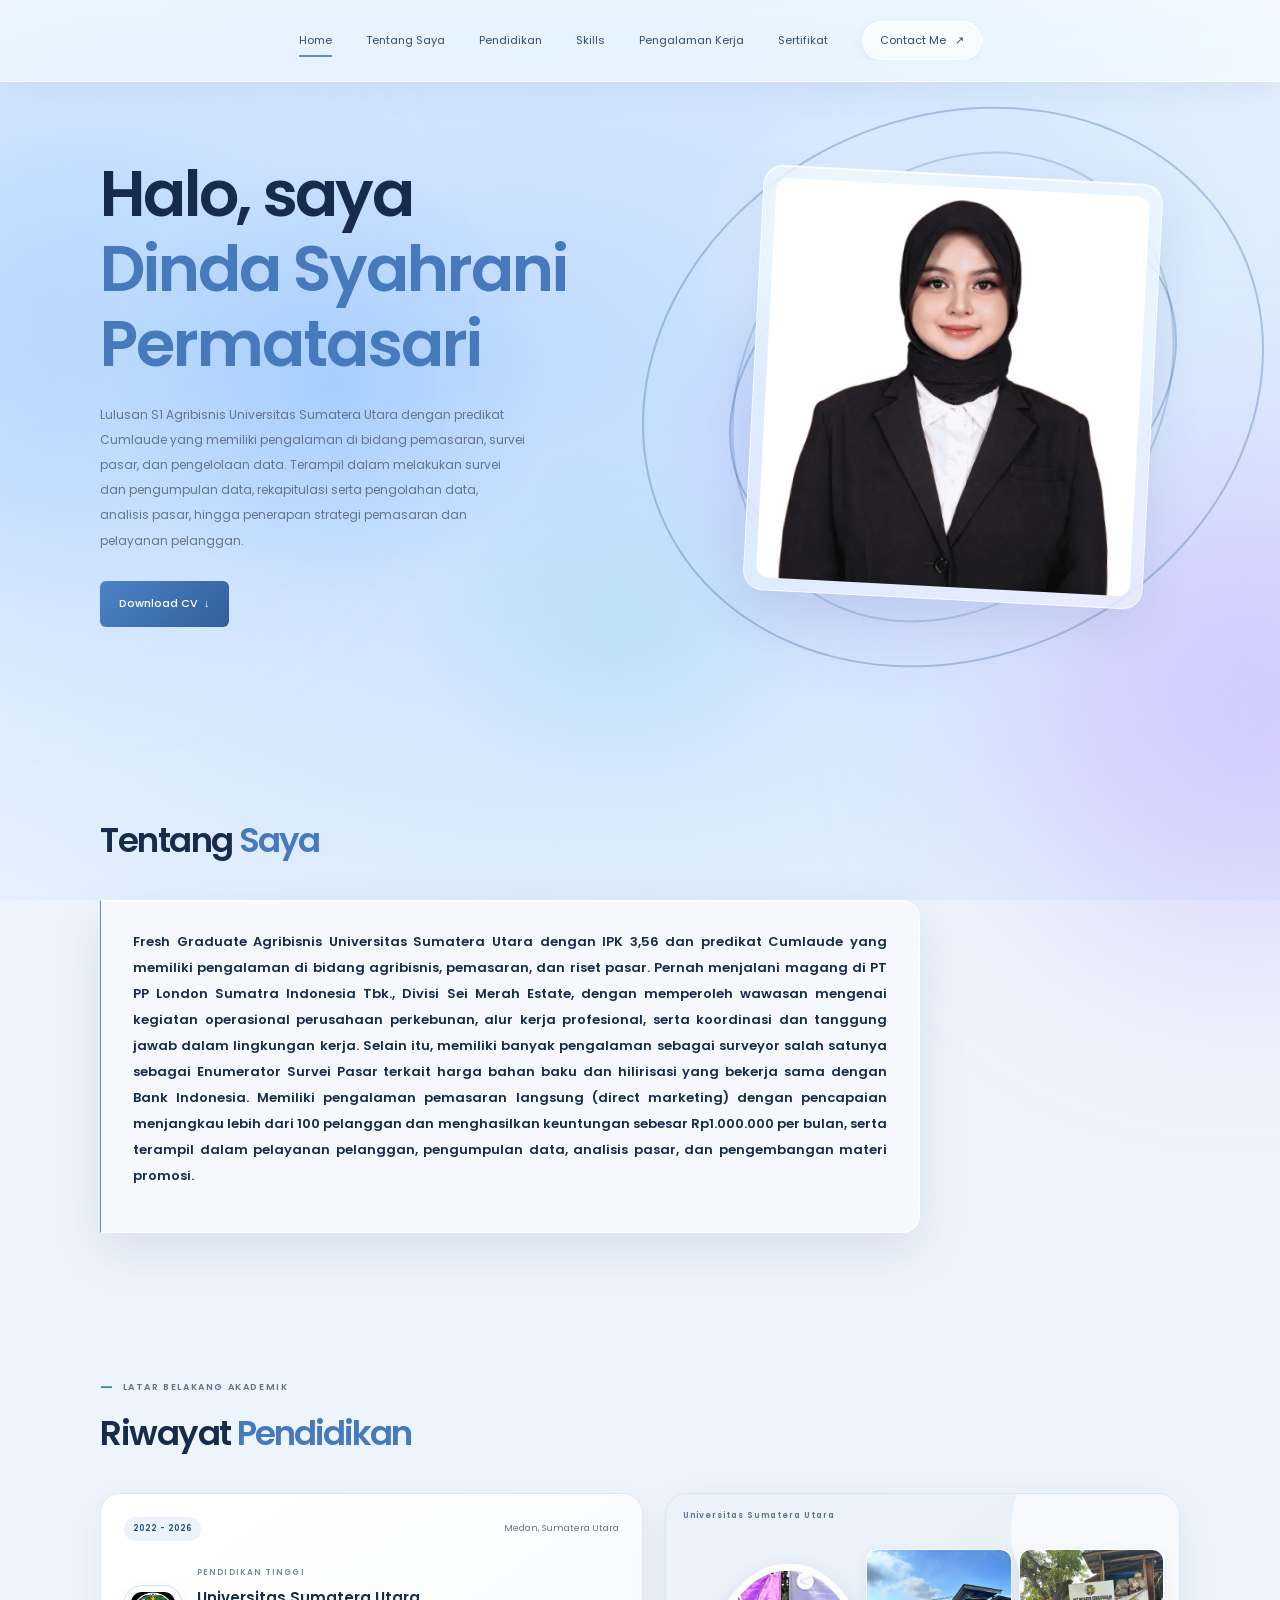
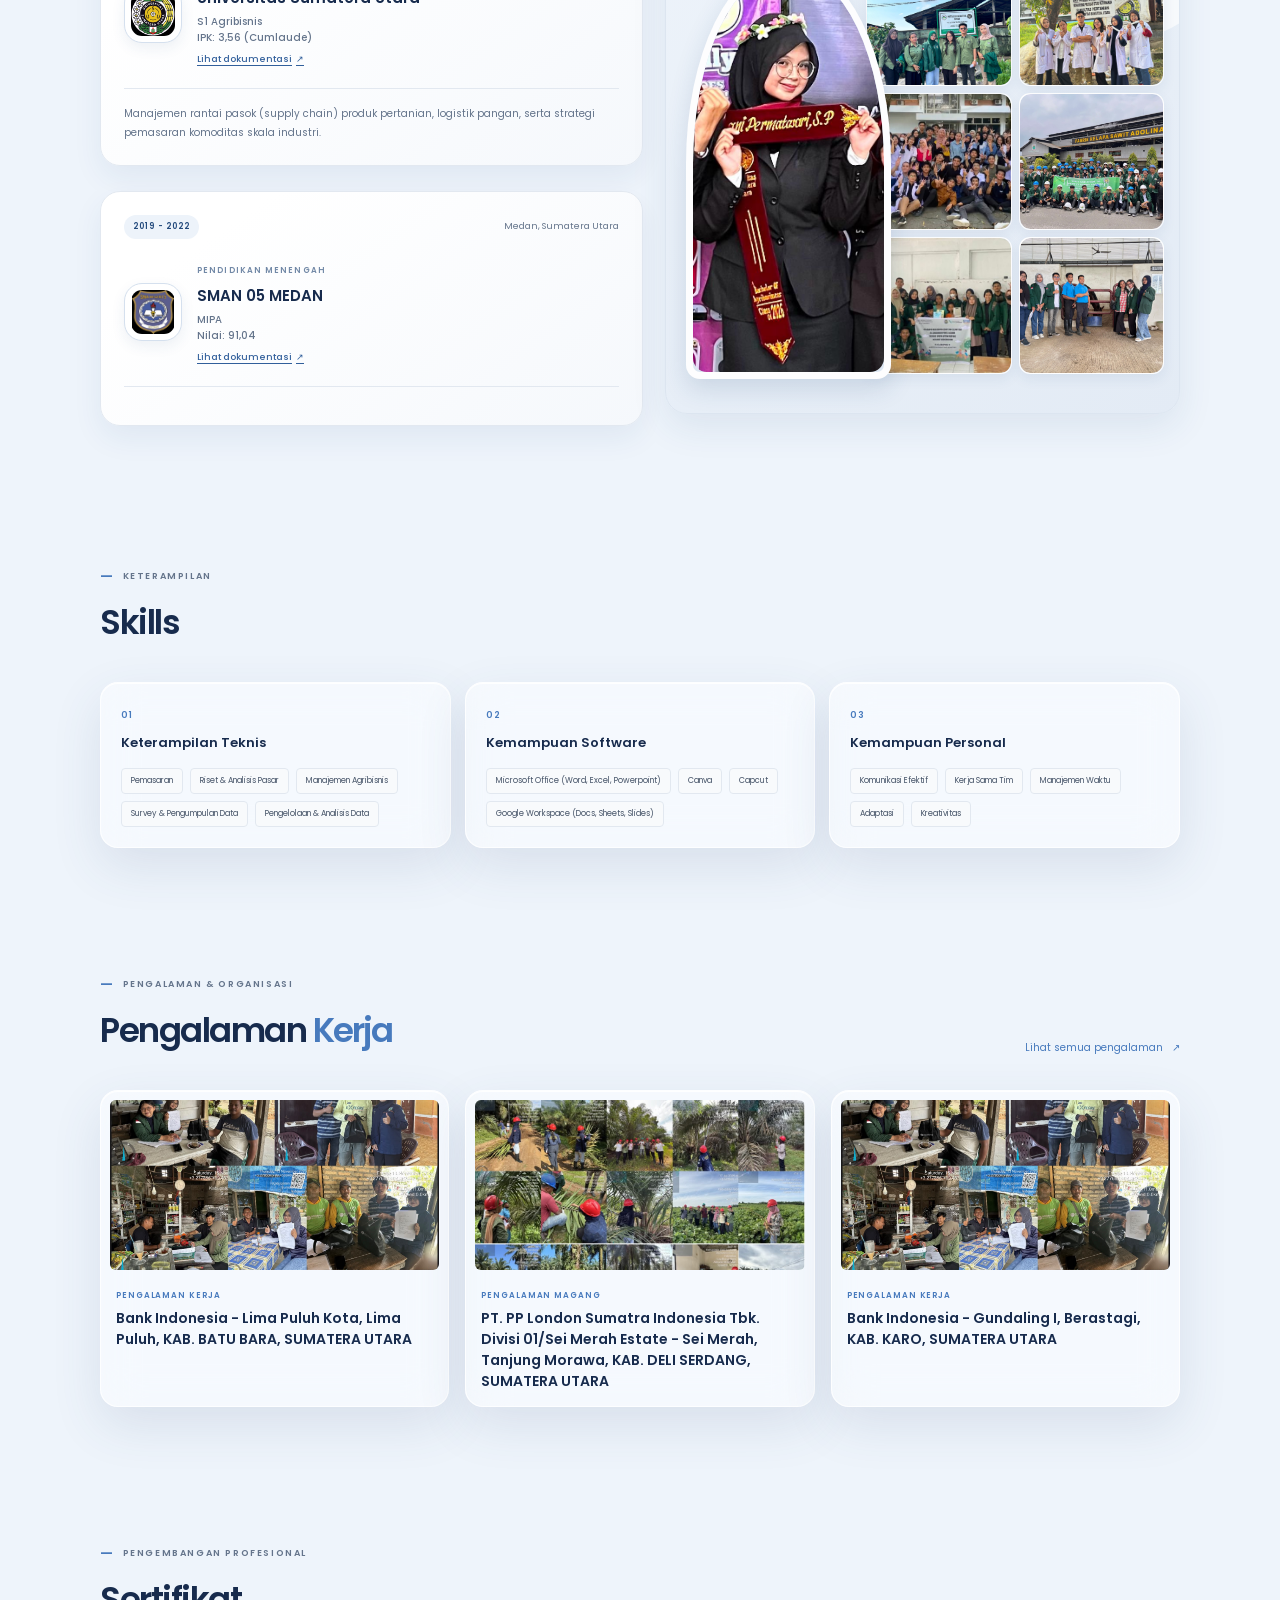
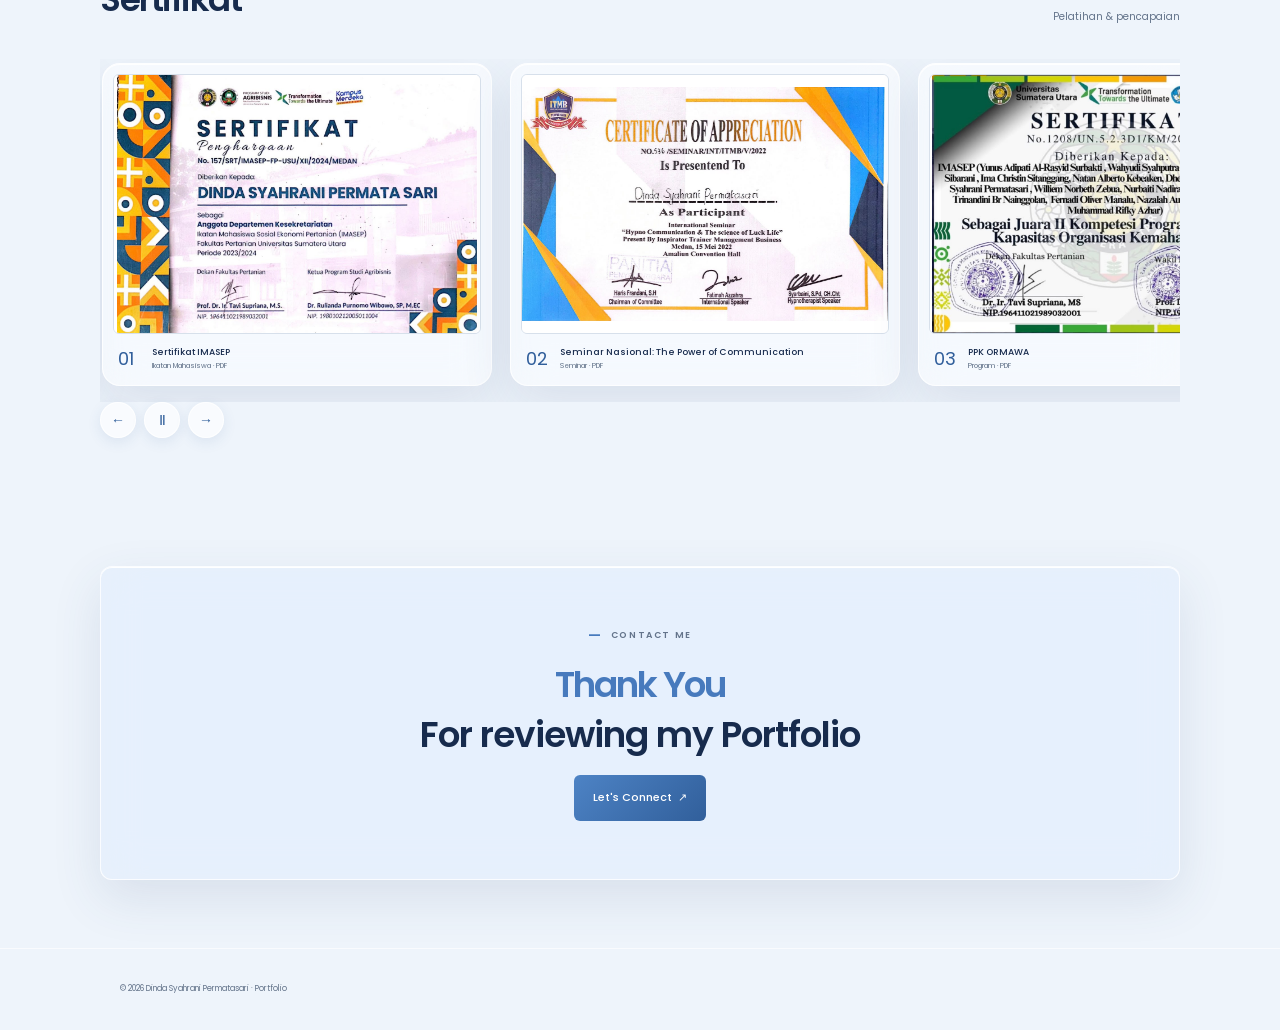
<file: index.html>
<!DOCTYPE html>
<html lang="id">
  <head>
    <meta charset="UTF-8" />
    <meta name="viewport" content="width=device-width, initial-scale=1.0" />
    <meta
      name="description"
      content="Portfolio profesional berisi profil, project, kompetensi, dan sertifikat."
    />
    <meta name="theme-color" content="#f7f9fc" />
    <title>Dinda Syahrani — Portfolio </title>
    <link rel="preconnect" href="https://fonts.googleapis.com" />
    <link rel="preconnect" href="https://fonts.gstatic.com" crossorigin />
    <link
      href="https://fonts.googleapis.com/css2?family=Poppins:wght@300;400;500;600;700;800&display=swap"
      rel="stylesheet"
    />
    <link rel="stylesheet" href="style.css" />
    <script src="script.js" defer></script>
  </head>
  <body>
    <div class="scroll-progress" aria-hidden="true"><span></span></div>
    <div class="page-glow page-glow-one" aria-hidden="true"></div>
    <div class="page-glow page-glow-two" aria-hidden="true"></div>

    <header class="site-header">
      <!-- <a class="brand" href="index.html" aria-label="Kembali ke beranda">
        <span class="brand-mark">DS</span>
        <span>PORTFOLIO</span>
      </a> -->
      <nav class="site-nav" id="site-nav" aria-label="Navigasi utama">
        <a class="nav-link active" href="#home">Home</a>
        <a class="nav-link" href="#about">Tentang Saya</a>
        <a class="nav-link" href="#education">Pendidikan</a>
        <a class="nav-link" href="#skills">Skills</a>
        <a class="nav-link" href="#work-experience">Pengalaman Kerja</a>
        <!-- <a class="nav-link" href="#projects">Projects</a> -->
        <a class="nav-link" href="#certificates">Sertifikat</a>
        <a class="nav-cta" href="#contact">Contact Me <span>↗</span></a>
      </nav>
    </header>

    <main>
      <section class="hero section-shell" id="home">
        <div class="hero-copy reveal">

          <h1>Halo, saya<br /><span class="pink-text">Dinda Syahrani Permatasari</span></h1>
          <p class="hero-description">
            Lulusan S1 Agribisnis Universitas Sumatera Utara dengan predikat Cumlaude yang memiliki pengalaman di bidang pemasaran, survei pasar,
            dan pengelolaan data. Terampil dalam melakukan survei dan pengumpulan data, rekapitulasi serta pengolahan data,
            analisis pasar, hingga penerapan strategi pemasaran dan pelayanan pelanggan.
          </p>
          <div class="hero-actions">
            <a class="button button-primary" href="CV/CV DINDA SYAHRANI PERMATASARI.pdf" download>
              Download CV <span>↓</span>
            </a>
          </div>
        </div>
        <div class="hero-art reveal" aria-label="Placeholder foto profil">
          <div class="orbit orbit-one"></div>
          <div class="orbit orbit-two"></div>
          <div class="orbit orbit-three"></div>

          <div class="profile-card">
            <div class="portrait-frame">
             <img
                class="portrait"
                src="Picture/Hlaman Utama.jpeg"
                alt="Foto Dinda Syahrani"
              />
            </div>
          </div>
        </div>
      </section>

      <section class="about section-shell" id="about">
        <div class="section-heading reveal">
          <h2>Tentang <span class="pink-text">Saya</span></h2>
        </div>
        <div class="about-summary reveal">
          <p>
            <strong>
              Fresh Graduate Agribisnis Universitas Sumatera Utara dengan IPK 3,56 dan predikat Cumlaude yang memiliki pengalaman di bidang agribisnis, pemasaran, dan riset pasar. Pernah menjalani magang di PT PP London Sumatra Indonesia Tbk., Divisi Sei Merah Estate, dengan memperoleh wawasan mengenai kegiatan operasional perusahaan perkebunan, alur kerja profesional, serta koordinasi dan tanggung jawab dalam lingkungan kerja. Selain itu, memiliki banyak pengalaman sebagai surveyor salah satunya sebagai Enumerator Survei Pasar terkait harga bahan baku dan hilirisasi yang bekerja sama dengan Bank Indonesia. Memiliki pengalaman pemasaran langsung (direct marketing) dengan pencapaian menjangkau lebih dari 100 pelanggan dan menghasilkan keuntungan sebesar Rp1.000.000 per bulan, serta terampil dalam pelayanan pelanggan, pengumpulan data, analisis pasar, dan pengembangan materi promosi.
            </strong>
          </p>
        </div>
      </section>



      <section class="resume-section section-shell education-section" id="education">
        <div class="section-heading reveal">
          <div>
          <span class="eyebrow"><span class="sparkle">—</span> LATAR BELAKANG AKADEMIK</span>
            <h2>Riwayat <span class="pink-text">Pendidikan</span></h2>
          </div>
        </div>
        <div class="education-layout">
          <div class="education-details">
            <article class="education-primary reveal">
              <div class="education-meta">
                <span class="timeline-date">2022 - 2026</span>
                <span class="timeline-location">Medan, Sumatera Utara</span>
              </div>
              <div class="education-school">
                <img class="education-emblem" src="Picture/usu.jpeg" alt="Logo Universitas Sumatera Utara" />
                <div>
                  <span class="education-kicker">PENDIDIKAN TINGGI</span>
                  <h3>Universitas Sumatera Utara</h3>
                  <p class="timeline-subtitle">S1 Agribisnis</p>
                  <p class="timeline-subtitle">IPK: 3,56 (Cumlaude)</p>
                  <a class="education-documentation" href="Dokumentasi/Cumlaude.pdf" target="_blank" rel="noopener">
                    Lihat dokumentasi <span aria-hidden="true">↗</span>
                  </a>
                </div>
              </div>
              <div class="education-rule" aria-hidden="true"></div>
              <p class="education-description">Manajemen rantai pasok (supply chain) produk pertanian, logistik pangan, serta strategi pemasaran komoditas skala industri.</p>
            </article>
            
            <article class="education-primary reveal">
              <div class="education-meta">
                <span class="timeline-date">2019 - 2022</span>
                <span class="timeline-location">Medan, Sumatera Utara</span>
              </div>
              <div class="education-school">
                <img class="education-emblem" src="Picture/sman 5.jpeg" alt="Logo SMAN 5 Medan" />
                <div>
                  <span class="education-kicker">PENDIDIKAN MENENGAH</span>
                  <h3>SMAN 05 MEDAN</h3>
                  <p class="timeline-subtitle">MIPA</p>
                  <p class="timeline-subtitle">Nilai: 91,04</p>
                  <a class="education-documentation" href="Dokumentasi/Ijazah SMA.pdf" target="_blank" rel="noopener">
                    Lihat dokumentasi <span aria-hidden="true">↗</span>
                  </a>
                </div>
              </div>
              <div class="education-rule" aria-hidden="true"></div>
            </article>
          </div>


          <div class="education-collage reveal" aria-label="Kolase foto pendidikan">
            <div class="education-collage-label">Universitas Sumatera Utara</div>
            <div class="education-photo-grid">
              <div class="education-photo education-photo-campus">
                <img src="Picture/Foto Kampus.jpeg" alt="Foto kampus" />
              </div>
              <div class="education-photo education-photo-activity">
                <img src="Picture/Foto Kegiatan.jpeg" alt="Foto kegiatan pendidikan" />
              </div>
              <div class="education-photo education-photo-class">
                <img src="Picture/Foto Kelas.jpeg" alt="Foto kelas" />
              </div>
              <div class="education-photo education-photo-project">
                <img src="Picture/WhatsApp Image 2026-11-02 at 10.07.2222.jpeg" alt="Foto proyek pendidikan" />
              </div>
              <div class="education-photo education-photo-project">
                <img src="Picture/foto 5.jpeg" alt="Foto proyek pendidikan" />
              </div>
              <div class="education-photo education-photo-project2">
                <img src="Picture/foto 6.jpeg" alt="Foto proyek pendidikan" />
              </div>
            </div>
            <div class="education-photo education-photo-portrait">
              <img src="Picture/foto client.jpeg" alt="">
            </div>
          </div>
        </div>
      </section>

      

      <section class="resume-section section-shell" id="skills">
        <div class="section-heading section-heading-row reveal">
          <div>
            <span class="eyebrow"><span class="sparkle">—</span> KETERAMPILAN</span>
            <h2>Skills</h2>
          </div>
        </div>
        <div class="skills-grid">
          <article class="skill-group reveal">
            <span class="skill-number">01</span>
            <h3>Keterampilan Teknis</h3>
            <div class="skill-tags">
              <span>Pemasaran</span>
              <span>Riset & Analisis Pasar</span>
              <span>Manajemen Agribisnis</span>
              <span>Survey & Pengumpulan Data</span>
              <span>Pengelolaan & Analisis Data</span>
            </div>
          </article>

          <article class="skill-group reveal">
            <span class="skill-number">02</span>
            <h3>Kemampuan Software</h3>
            <div class="skill-tags">
              <span>Microsoft Office (Word, Excel, Powerpoint)</span>
              <span>Canva</span>
              <span>Capcut</span>
              <span>Google Workspace (Docs, Sheets, Slides)</span>
            </div>
          </article>

          <article class="skill-group reveal">
            <span class="skill-number">03</span>
            <h3>Kemampuan Personal</h3>
            <div class="skill-tags">
              <span>Komunikasi Efektif</span>
              <span>Kerja Sama Tim</span>
              <span>Manajemen Waktu</span>
              <span>Adaptasi</span>
              <span>Kreativitas</span>
            </div>
          </article>
        </div>
      </section>



      <section class="project-preview section-shell" id="work-experience">
        <div class="section-heading section-heading-row reveal">
          <div>
            <span class="eyebrow"><span class="sparkle">—</span> PENGALAMAN &amp; ORGANISASI</span>
            <h2>Pengalaman <span class="pink-text">Kerja</span></h2>
          </div>
          <a class="text-link desktop-link" href="projects.html">Lihat semua pengalaman <span>↗</span></a>
        </div>

        <div class="preview-grid">
          <a class="preview-card preview-one reveal" href="projects.html#organization-1">
            <div class="preview-art">
              <img class="preview-art-image" src="Pengalaman/batubara.jpeg" alt="Dokumentasi kegiatan Enumerator Bank Indonesia" />
            </div>
            <div class="preview-info"><div><span class="project-type"></span>
              <span class="project-showcase-type">PENGALAMAN KERJA</span>
              <h3>Bank Indonesia - Lima 
                  Puluh Kota, Lima Puluh, 
                  KAB. BATU BARA, 
                  SUMATERA UTARA</h3>
            </div></div>
          </a>

          <a class="preview-card preview-two reveal" href="projects.html#organization-2">
            <div class="preview-art">
              <img class="preview-art-image" src="Pengalaman/pp london.jpeg" alt="Dokumentasi kegiatan Enumerator Bank Indonesia" />
            </div>
            <div class="preview-info"><div><span class="project-type"></span>
              <span class="project-showcase-type">PENGALAMAN MAGANG</span>
              <h3>PT. PP London Sumatra 
                  Indonesia Tbk. 
                  Divisi 01/Sei Merah
                  Estate - Sei Merah, 
                  Tanjung Morawa, 
                  KAB. DELI SERDANG, 
                  SUMATERA UTARA</h3>
            </div></div>
          </a>

          <a class="preview-card preview-three reveal" href="projects.html#organization-3">
            <div class="preview-art">
              <img class="preview-art-image" src="Pengalaman/batubara.jpeg" alt="Dokumentasi kegiatan Enumerator Bank Indonesia" />
            </div>
            <div class="preview-info"><div><span class="project-type"></span>
              <span class="project-showcase-type">PENGALAMAN KERJA</span>
              <h3>Bank Indonesia - Gundaling I, Berastagi, KAB. KARO, SUMATERA UTARA</h3>
            </div></div>
          </a>
        </div>
        <a class="text-link mobile-link" href="projects.html#experience-list">Lihat semua pengalaman <span>↗</span></a>
      </section>




      <!-- <section class="portfolio-projects section-shell" id="projects">
        <div class="section-heading section-heading-row reveal">
          <div>
            <span class="eyebrow"><span class="sparkle">—</span> KARYA &amp; PROSES</span>
            <h2>Selected <span class="pink-text">Projects</span></h2>
          </div>
          <span class="section-index">PROJECT PORTFOLIO</span>
        </div>
        <div class="project-showcase-grid">
          <article class="project-showcase-card reveal">
            <div class="project-showcase-visual project-visual-website" role="img" aria-label="Slot gambar preview project website">
              <span class="project-showcase-number">01</span>
              <span class="project-showcase-placeholder">PREVIEW PROJECT WEBSITE</span>
              <span class="project-showcase-size">REKOMENDASI 1200 × 800 PX</span>
            </div>
            <div class="project-showcase-copy">
              <span class="project-showcase-type">WEB DESIGN · UI/UX</span>
              <h3>Nama Project Website</h3>
              <p>Jelaskan tujuan website, target pengguna, dan masalah yang ingin diselesaikan.</p>
              <div class="project-showcase-tags"><span>Figma</span><span>UI Design</span><span>Prototyping</span></div>
            </div>
          </article>
          <article class="project-showcase-card reveal">
            <div class="project-showcase-visual project-visual-mobile" role="img" aria-label="Slot gambar preview project aplikasi">
              <span class="project-showcase-number">02</span>
              <span class="project-showcase-placeholder">PREVIEW PROJECT APLIKASI</span>
              <span class="project-showcase-size">REKOMENDASI 1200 × 800 PX</span>
            </div>
            <div class="project-showcase-copy">
              <span class="project-showcase-type">MOBILE APP · UI/UX</span>
              <h3>Nama Project Aplikasi</h3>
              <p>Ceritakan fitur utama, kontribusimu, dan bagaimana alur pengguna dirancang.</p>
              <div class="project-showcase-tags"><span>User Flow</span><span>Wireframe</span><span>Figma</span></div>
            </div>
          </article>
          <article class="project-showcase-card reveal">
            <div class="project-showcase-visual project-visual-dashboard" role="img" aria-label="Slot gambar preview project dashboard">
              <span class="project-showcase-number">03</span>
              <span class="project-showcase-placeholder">PREVIEW PROJECT LAINNYA</span>
              <span class="project-showcase-size">REKOMENDASI 1200 × 800 PX</span>
            </div>
            <div class="project-showcase-copy">
              <span class="project-showcase-type">PROJECT · SESUAIKAN KATEGORI</span>
              <h3>Nama Project Lainnya</h3>
              <p>Tambahkan hasil, teknologi, atau pembelajaran yang paling relevan dari project ini.</p>
              <div class="project-showcase-tags"><span>Tools 01</span><span>Tools 02</span><span>Peran Kamu</span></div>
            </div>
          </article>
        </div>
        <p class="section-note reveal">Ganti konten contoh, gambar preview, dan daftar tools sesuai project yang ingin ditampilkan.</p>
      </section> -->

      <section class="certificates section-shell" id="certificates">
        <div class="section-heading section-heading-row reveal">
          <div>
            <span class="eyebrow"><span class="sparkle">—</span> PENGEMBANGAN PROFESIONAL</span>
            <h2>Sertifikat</h2>
          </div>
          <span class="certificate-count">Pelatihan &amp; pencapaian</span>
        </div>
        <div class="certificate-carousel reveal" data-certificate-carousel>
          <div class="certificate-grid" data-certificate-track tabindex="0" aria-label="Daftar sertifikat">
            <a class="certificate-card" href="Certificate/Sertifikat%20IMASEP%20-%20Dinda%20Syahrani%20Perma.pdf" target="_blank" rel="noopener" aria-label="Buka sertifikat IMASEP">
              <div class="certificate-paper certificate-preview">
                <img src="Certificate/Picture/Sertifikat%20IMASEP.jpeg" alt="Sertifikat IMASEP" loading="lazy" />
              </div>
              <div class="certificate-meta"><span>01</span><strong>Sertifikat IMASEP</strong><span>Ikatan Mahasiswa · PDF</span></div>
            </a>
            <a class="certificate-card" href="Certificate/Seminar%20Nasional%20%E2%80%9CThe%20Power%20of%20Communication,%20Build%20Your%20Confidence%20in%20Public%20Speaking%E2%80%9D.pdf" target="_blank" rel="noopener" aria-label="Buka sertifikat Seminar Nasional The Power of Communication">
              <div class="certificate-paper certificate-preview">
                <img src="Certificate/Picture/Seminar%20nasional.jpeg" alt="Sertifikat Seminar Nasional The Power of Communication" loading="lazy" />
              </div>
              <div class="certificate-meta"><span>02</span><strong>Seminar Nasional: The Power of Communication</strong><span>Seminar · PDF</span></div>
            </a>
            <a class="certificate-card" href="Certificate/PPK%20ORMAWA.pdf" target="_blank" rel="noopener" aria-label="Buka sertifikat PPK ORMAWA">
              <div class="certificate-paper certificate-preview">
                <img src="Certificate/Picture/PPK%20ORMAWA.jpeg" alt="Sertifikat PPK ORMAWA" loading="lazy" />
              </div>
              <div class="certificate-meta"><span>03</span><strong>PPK ORMAWA</strong><span>Program · PDF</span></div>
            </a>
            <a class="certificate-card" href="Certificate/Magang%20-%20Dinda%20Syahrani%20Permatasari.pdf" target="_blank" rel="noopener" aria-label="Buka sertifikat Magang">
              <div class="certificate-paper certificate-preview">
                <img src="Certificate/Picture/Sertifikat%20Magang.jpeg" alt="Sertifikat Magang" loading="lazy" />
              </div>
              <div class="certificate-meta"><span>04</span><strong>Sertifikat Magang</strong><span>Pengalaman kerja · PDF</span></div>
            </a>
            <a class="certificate-card" href="Certificate/International%20Seminar%20%E2%80%9CHypno%20Communication%20%26%20The%20Science%20of%20Luck%20Life%E2%80%9D.pdf" target="_blank" rel="noopener" aria-label="Buka sertifikat International Seminar Hypno Communication">
              <div class="certificate-paper certificate-preview">
                <img src="Certificate/Picture/Seminar%20internasional.jpeg" alt="Sertifikat International Seminar Hypno Communication" loading="lazy" />
              </div>
              <div class="certificate-meta"><span>05</span><strong>International Seminar: Hypno Communication</strong><span>Seminar internasional · PDF</span></div>
            </a>
          </div>
          <div class="certificate-carousel-controls">
            <div class="certificate-carousel-buttons">
              <button class="carousel-button" type="button" data-certificate-prev aria-label="Lihat sertifikat sebelumnya">←</button>
              <button class="carousel-button" type="button" data-certificate-toggle aria-label="Jeda auto slide">Ⅱ</button>
              <button class="carousel-button" type="button" data-certificate-next aria-label="Lihat sertifikat berikutnya">→</button>
            </div>
          </div>
        </div>
      </section>

      <section class="contact-section section-shell" id="contact">
        <div class="contact-card reveal">
          <span class="contact-flower">✿</span>
          <span class="eyebrow"><span class="sparkle">—</span> CONTACT ME</span>
          <h2><span class="pink-text">Thank You</span><br>For reviewing my Portfolio</h2>
          <a class="button button-primary" href="mailto:dindasyahranips12@gmail.com">Let's Connect <span>↗</span></a>
        </div>
      </section>
    </main>

    <footer class="site-footer">
      <p>© 2026 Dinda Syahrani Permatasari · Portfolio</p>
    </footer>
  </body>
</html>
</file>
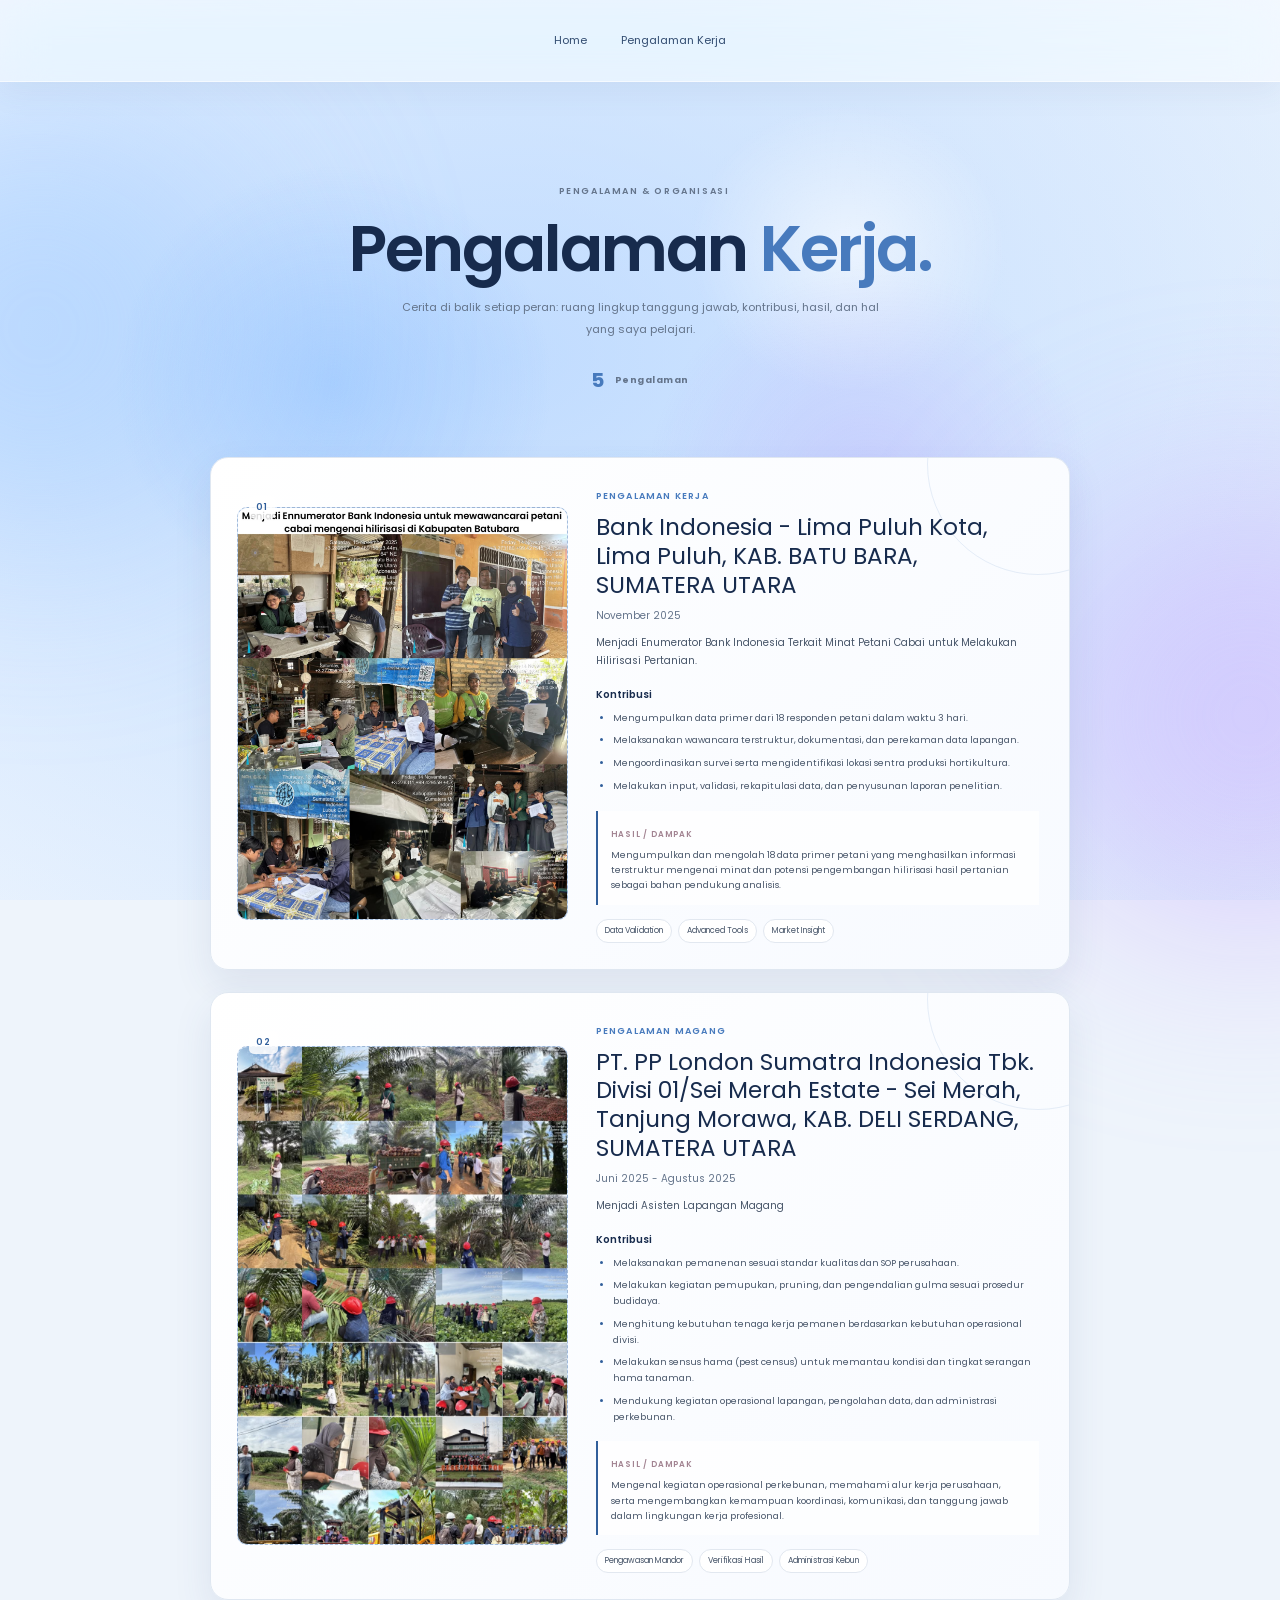
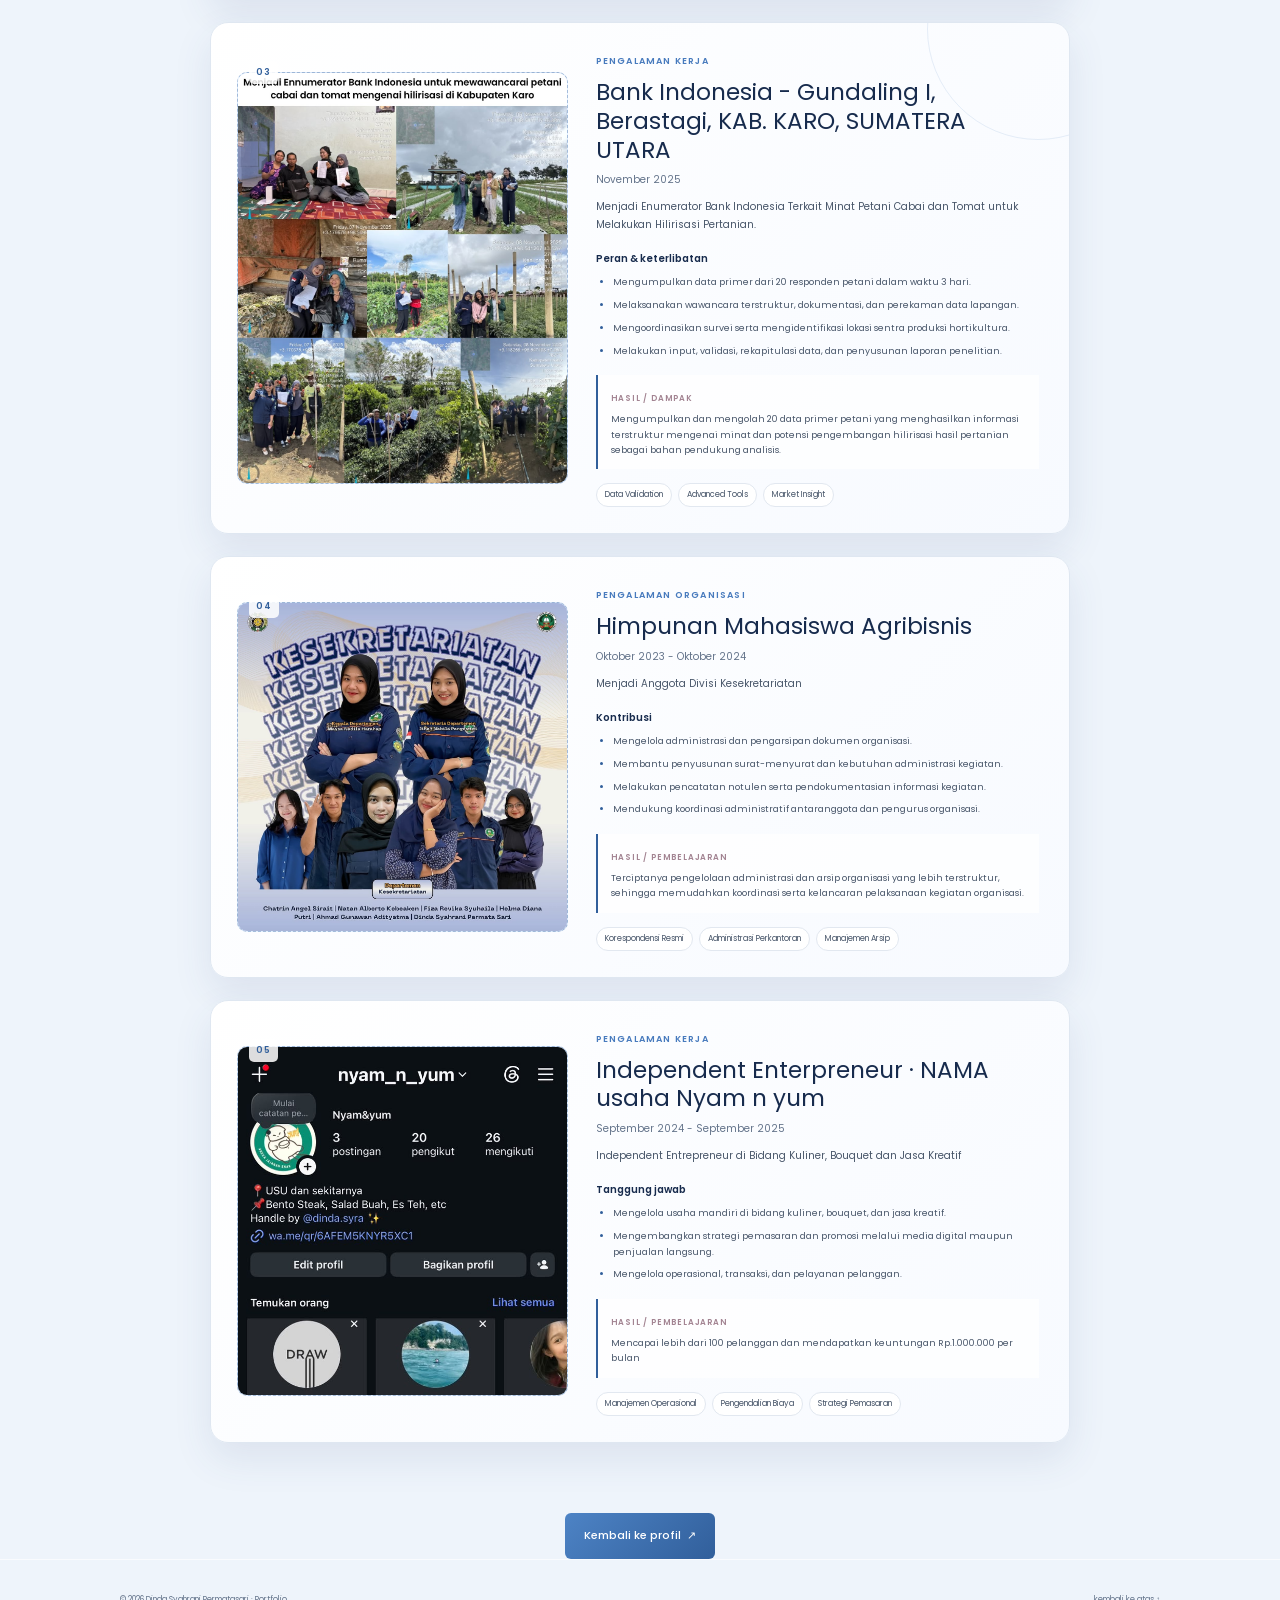
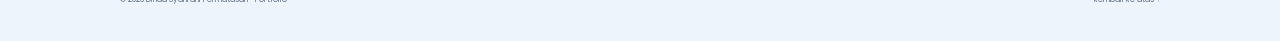
<file: projects.html>
<!DOCTYPE html>
<html lang="id">
  <head>
    <meta charset="UTF-8" />
    <meta name="viewport" content="width=device-width, initial-scale=1.0" />
    <meta name="description" content="Pengalaman kerja, magang, organisasi, dan kolaborasi Dinda Syahrani." />
    <meta name="theme-color" content="#f7f9fc" />
    <title>Work Experience — Dinda Syahrani</title>
    <link rel="preconnect" href="https://fonts.googleapis.com" />
    <link rel="preconnect" href="https://fonts.gstatic.com" crossorigin />
    <link
      href="https://fonts.googleapis.com/css2?family=Poppins:wght@300;400;500;600;700;800&display=swap"
      rel="stylesheet"
    />
    <link rel="stylesheet" href="style.css" />
    <script src="script.js" defer></script>
  </head>

  <body class="projects-page">
    <div class="scroll-progress" aria-hidden="true"><span></span></div>
    <div class="page-glow page-glow-one" aria-hidden="true"></div>
    <div class="page-glow page-glow-two" aria-hidden="true"></div>

    <header class="site-header">

      <nav class="site-nav" id="site-nav" aria-label="Navigasi utama">
        <a class="nav-link" href="index.html#home">Home</a>
        <a class="nav-link active" href="#experience-list">Pengalaman Kerja</a>
      </nav>
    </header>



    <main>
      <section class="projects-hero section-shell"  id="experience-list">
        <div class="eyebrow reveal"><span class="sparkle"></span> PENGALAMAN &amp; ORGANISASI</div>
        <h1 class="reveal">Pengalaman <span class="pink-text">Kerja</span><span class="period">.</span></h1>
        <p class="projects-intro reveal">
          Cerita di balik setiap peran: ruang lingkup tanggung jawab, kontribusi,
          hasil, dan hal yang saya pelajari.
        </p>

        <div class="project-count reveal"><span><b>5</b></span><b>Pengalaman</b></div>
      </section>


      <section class="projects-list section-shell" aria-label="Daftar pengalaman kerja dan organisasi">
        <div class="experience-stack-list">

            <article class="organization-card experience-slide" id="organization-1">
              <div class="experience-photo">
                <img src="Pengalaman/batubara.jpeg" alt="Dokumentasi survei Enumerator Bank Indonesia di Kabupaten Batu Bara" />
              </div>
              <span class="organization-card-number">01</span>
              <div class="experience-copy">
                <span class="organization-card-kicker">PENGALAMAN KERJA</span>
                <h3>Bank Indonesia - Lima 
                  Puluh Kota, Lima Puluh, 
                  KAB. BATU BARA, 
                  SUMATERA UTARA</h3>
                <p class="organization-card-meta">November 2025</p>
                <p class="organization-card-description">Menjadi Enumerator Bank Indonesia Terkait Minat Petani Cabai untuk Melakukan Hilirisasi Pertanian.</p>
                <div class="experience-detail">
                  <h4>Kontribusi</h4>
                  <ul class="experience-points">
                    <li>Mengumpulkan data primer dari 18 responden petani dalam waktu 3 hari.</li>
                    <li>Melaksanakan wawancara terstruktur, dokumentasi, dan perekaman data lapangan.</li>
                    <li>Mengoordinasikan survei serta mengidentifikasi lokasi sentra produksi hortikultura.</li>
                    <li>Melakukan input, validasi, rekapitulasi data, dan penyusunan laporan penelitian.</li>
                  </ul>
                </div>
                <div class="experience-highlight"><span>HASIL / DAMPAK</span><p>Mengumpulkan dan mengolah 18 data primer petani yang menghasilkan informasi terstruktur mengenai minat dan potensi pengembangan hilirisasi hasil pertanian sebagai bahan pendukung analisis.</p></div>
                <div class="experience-tags" aria-label="Keahlian yang digunakan"><span>Data Validation</span><span>Advanced Tools</span><span>Market Insight</span></div>
              </div>
            </article>


            <article class="organization-card experience-slide" id="organization-2">
              <div class="experience-photo-pp">
                <img src="Pengalaman/pp london.jpeg" alt="Foto sementara untuk dokumentasi kepanitiaan" />
              </div>
              <span class="organization-card-number">02</span>
              <div class="experience-copy">
                <span class="organization-card-kicker">PENGALAMAN MAGANG</span>
                <h3>PT. PP London Sumatra 
                  Indonesia Tbk. 
                  Divisi 01/Sei Merah
                  Estate - Sei Merah, 
                  Tanjung Morawa, 
                  KAB. DELI SERDANG, 
                  SUMATERA UTARA</h3>
                <p class="organization-card-meta">Juni 2025 - Agustus 2025</p>
                <p class="organization-card-description">Menjadi Asisten Lapangan Magang</p>
                <div class="experience-detail">
                  <h4>Kontribusi</h4>
                  <ul class="experience-points">
                    <li>Melaksanakan pemanenan sesuai standar kualitas dan SOP perusahaan.</li>
                    <li>Melakukan kegiatan pemupukan, pruning, dan pengendalian gulma sesuai prosedur budidaya.</li>
                    <li>Menghitung kebutuhan tenaga kerja pemanen berdasarkan kebutuhan operasional divisi.</li>
                    <li>Melakukan sensus hama (pest census) untuk memantau kondisi dan tingkat serangan hama tanaman.</li>
                    <li>Mendukung kegiatan operasional lapangan, pengolahan data, dan administrasi perkebunan.</li>
                  </ul>
                </div>
                <div class="experience-highlight"><span>HASIL / DAMPAK</span><p>Mengenal kegiatan operasional perkebunan, memahami alur kerja perusahaan, serta mengembangkan kemampuan koordinasi, komunikasi, dan tanggung jawab dalam lingkungan kerja profesional.</p></div>
                <div class="experience-tags" aria-label="Keahlian yang digunakan"><span>Pengawasan Mandor</span><span>Verifikasi Hasil</span><span>Administrasi Kebun</span></div>
              </div>
            </article>


            <article class="organization-card experience-slide" id="organization-3">
              <div class="experience-photo-karo">
                <img src="Pengalaman/ennumerator bank indo.jpeg" alt="Dokumentasi survei Enumerator Bank Indonesia di Kabupaten Karo" />
              </div>
              <span class="organization-card-number">03</span>
              <div class="experience-copy">
                <span class="organization-card-kicker">PENGALAMAN KERJA</span>
                <h3>Bank Indonesia - Gundaling I, Berastagi, KAB. KARO, SUMATERA UTARA</h3>
                <p class="organization-card-meta">November 2025</p>
                <p class="organization-card-description">Menjadi Enumerator Bank Indonesia Terkait Minat Petani Cabai dan Tomat untuk Melakukan Hilirisasi Pertanian.</p>
                <div class="experience-detail">
                  <h4>Peran &amp; keterlibatan</h4>
                  <ul class="experience-points">
                    <li>Mengumpulkan data primer dari 20 responden petani dalam waktu 3 hari.</li>
                    <li>Melaksanakan wawancara terstruktur, dokumentasi, dan perekaman data lapangan.</li>
                    <li>Mengoordinasikan survei serta mengidentifikasi lokasi sentra produksi hortikultura.</li>
                    <li>Melakukan input, validasi, rekapitulasi data, dan penyusunan laporan penelitian.</li>
                  </ul>
                </div>
                <div class="experience-highlight"><span>HASIL / DAMPAK</span><p>Mengumpulkan dan mengolah 20 data primer petani yang menghasilkan informasi terstruktur mengenai minat dan potensi pengembangan hilirisasi hasil pertanian sebagai bahan pendukung analisis.</p></div>
                <div class="experience-tags" aria-label="Keahlian yang digunakan"><span>Data Validation</span><span>Advanced Tools</span><span>Market Insight</span></div>
              </div>
            </article>


            <article class="internship-slide experience-slide" id="organization-4">
              <span class="organization-card-number">04</span>
              <div class="experience-photo">
                <img src="Pengalaman/imasep.jpeg" alt="Foto sementara untuk dokumentasi pengalaman magang" />
              </div>
              <div class="internship-copy">
                <span class="organization-card-kicker">PENGALAMAN ORGANISASI</span>
                <h3>Himpunan Mahasiswa Agribisnis</h3>
                <p class="organization-card-meta">Oktober 2023 - Oktober 2024</p>
                <p class="organization-card-description">Menjadi Anggota Divisi Kesekretariatan</p>
                <div class="experience-detail">
                  <h4>Kontribusi</h4>
                  <ul class="experience-points">
                    <li>Mengelola administrasi dan pengarsipan dokumen organisasi.</li>
                    <li>Membantu penyusunan surat-menyurat dan kebutuhan administrasi kegiatan.</li>
                    <li>Melakukan pencatatan notulen serta pendokumentasian informasi kegiatan.</li>
                    <li>Mendukung koordinasi administratif antaranggota dan pengurus organisasi.</li>
                  </ul>
                </div>
                <div class="experience-highlight"><span>HASIL / PEMBELAJARAN</span><p>Terciptanya pengelolaan administrasi dan arsip organisasi yang lebih terstruktur, sehingga memudahkan koordinasi serta kelancaran pelaksanaan kegiatan organisasi.</p></div>
                <div class="experience-tags" aria-label="Keahlian yang digunakan"><span>Korespondensi Resmi</span><span>Administrasi Perkantoran</span><span>Manajemen Arsip</span></div>
              </div>
            </article>


            <article class="internship-slide experience-slide" id="organization-4">
              <span class="organization-card-number">05</span>
              <div class="experience-photo-nyam">
                <img src="Pengalaman/nyam.jpeg" alt="Foto sementara untuk dokumentasi pengalaman magang" />
              </div>
              <div class="internship-copy">
                <span class="organization-card-kicker">PENGALAMAN KERJA</span>
                <h3>Independent Enterpreneur · NAMA usaha Nyam n yum</h3>
                <p class="organization-card-meta">September 2024 - September 2025</p>
                <p class="organization-card-description">Independent Entrepreneur di Bidang Kuliner, Bouquet dan Jasa Kreatif</p>
                <div class="experience-detail">
                  <h4>Tanggung jawab</h4>
                  <ul class="experience-points">
                    <li>Mengelola usaha mandiri di bidang kuliner, bouquet, dan jasa kreatif.</li>
                    <li>Mengembangkan strategi pemasaran dan promosi melalui media digital maupun penjualan langsung.</li>
                    <li>Mengelola operasional, transaksi, dan pelayanan pelanggan.</li>
                  </ul>
                </div>
                <div class="experience-highlight"><span>HASIL / PEMBELAJARAN</span><p>Mencapai lebih dari 100 pelanggan dan mendapatkan keuntungan Rp.1.000.000 per bulan</p></div>
                <div class="experience-tags" aria-label="Keahlian yang digunakan"><span>Manajemen Operasional</span><span>Pengendalian Biaya</span><span>Strategi Pemasaran</span></div>
              </div>
            </article>
        </div>
      </section>

      <div align="center">
        <a class="button button-primary" href="index.html#home">Kembali ke profil <span>↗</span></a>
      </div>
    </main>
    <footer class="site-footer">
      <p>© 2026 Dinda Syahrani Permatasari · Portfolio</p>
      <a class="back-top" href="#top" onclick="window.scrollTo({top: 0, behavior: 'smooth'}); return false;">kembali ke atas ↑</a>
    </footer>
  </body>
</html>
</file>
<file: style.css>
@import url("https://fonts.googleapis.com/css2?family=DM+Serif+Display:ital@0;1&display=swap");

:root {
  --ink: #392b36;
  --muted: #877681;
  --pink: #e77eaa;
  --pink-dark: #c85c8c;
  --pink-light: #fff0f6;
  --line: #f2e4eb;
  --paper: #fffafc;
  --serif: "DM Serif Display", Georgia, serif;
}

* { box-sizing: border-box; }
html { overflow-x: hidden; scroll-behavior: smooth; scroll-padding-top: 100px; }
body {
  margin: 0;
  color: var(--ink);
  background: var(--paper);
  font-family: "Poppins", sans-serif;
  font-size: 14px;
  overflow-x: hidden;
}
body::before {
  position: fixed;
  z-index: -2;
  inset: 0;
  background-image: radial-gradient(#edcad8 0.65px, transparent 0.65px);
  background-size: 24px 24px;
  content: "";
  opacity: .25;
  pointer-events: none;
}
a { color: inherit; text-decoration: none; }
button { font: inherit; }
.page-glow { position: absolute; z-index: -1; width: 380px; height: 380px; border-radius: 50%; filter: blur(85px); opacity: .31; pointer-events: none; }
.page-glow-one { top: 80px; left: -250px; background: #ffd1e4; }
.page-glow-two { top: 600px; right: -270px; background: #f8d7e7; }
.scroll-progress { position: fixed; z-index: 30; top: 0; right: 0; left: 0; height: 2px; pointer-events: none; }
.scroll-progress span { display: block; width: 100%; height: 100%; background: linear-gradient(90deg, #f1b1cb, #d76e9b); transform: scaleX(0); transform-origin: left; }
.site-header { position: fixed; z-index: 20; top: 0; left: 0; display: flex; width: 100%; height: 82px; align-items: center; justify-content: center; padding: 0 max(calc((100vw - 1120px) / 2), 7.2%); border-bottom: 1px solid rgba(242, 228, 235, .76); background: rgba(255, 250, 252, .84); backdrop-filter: blur(16px); }
.brand { display: inline-flex; align-items: center; gap: 10px; font-size: 12px; font-weight: 600; letter-spacing: -.3px; }
.brand-mark { position: relative; display: grid; width: 34px; height: 34px; place-items: center; border-radius: 12px; color: white; background: #e888ae; font-family: var(--serif); font-size: 21px; }
.brand-mark span { position: absolute; top: -6px; right: -7px; color: #b95883; font-family: "Poppins", sans-serif; font-size: 12px; }
.site-nav { display: flex; min-width: 0; max-width: 100%; align-items: center; justify-content: center; gap: 34px; overflow-x: auto; scrollbar-width: none; }
.site-nav::-webkit-scrollbar { display: none; }
.nav-link, .nav-cta { flex: 0 0 auto; }
.nav-link { position: relative; color: #806f79; font-size: 11px; transition: color .25s ease; }
.nav-link:hover, .nav-link.active { color: var(--pink-dark); }
.nav-link.active::after { position: absolute; right: 0; bottom: -8px; left: 0; height: 1px; background: var(--pink); content: ""; }
.nav-cta { padding: 10px 17px; border: 1px solid #f1d4e0; border-radius: 30px; color: var(--pink-dark); font-size: 11px; transition: transform .25s ease, background .25s ease; }
.nav-cta:hover { transform: translateY(-2px); background: #fff0f6; }
.nav-cta span, .button span, .text-link span, .detail-link span { display: inline-block; margin-left: 6px; transition: transform .25s ease; }
.nav-cta:hover span, .button:hover span, .text-link:hover span, .detail-link:hover span { transform: translate(3px, -2px); }
.section-shell { position: relative; width: min(100% - 48px, 1040px); margin-inline: auto; }
main { padding-top: 82px; }
.hero { display: grid; min-height: 660px; grid-template-columns: 1fr .9fr; align-items: center; padding: 55px 0 100px; }
.hero-copy { position: relative; z-index: 2; padding-bottom: 10px; }
.eyebrow { display: inline-flex; align-items: center; gap: 8px; color: #a28391; font-size: 10px; font-weight: 500; letter-spacing: 1.4px; text-transform: uppercase; }
.sparkle { color: var(--pink); font-size: 14px; }
h1, h2, h3, p { margin-top: 0; }
.hero h1, .projects-hero h1 { margin: 20px 0 20px; font-size: clamp(42px, 6vw, 69px); font-weight: 600; letter-spacing: -3.8px; line-height: 1.17; }
.pink-text { color: var(--pink); font-family: var(--serif); font-weight: 400; font-style: italic; letter-spacing: -1px; }
.period { color: var(--pink); }
.hero-description { max-width: 425px; margin-bottom: 28px; color: var(--muted); font-size: 12px; line-height: 2.1; }
.hero-actions { display: flex; align-items: center; gap: 22px; }
.button { display: inline-flex; min-height: 44px; align-items: center; justify-content: center; padding: 0 19px; border-radius: 28px; font-size: 10px; font-weight: 500; transition: transform .25s ease, box-shadow .25s ease, background .25s ease; }
.button:hover { transform: translateY(-3px); }
.button-primary { color: white; background: var(--pink); box-shadow: 0 8px 20px rgba(212, 111, 154, .22); }
.button-primary:hover { background: var(--pink-dark); box-shadow: 0 10px 24px rgba(212, 111, 154, .3); }
.button-quiet { color: #8e7381; }
.button-quiet:hover { background: #fff0f6; }
.hero-note { display: flex; align-items: center; gap: 8px; margin-top: 52px; color: #a18d97; font-size: 9px; }
.status-dot { width: 7px; height: 7px; border-radius: 50%; background: #9dc9a7; box-shadow: 0 0 0 4px #e8f4e9; animation: pulse 2s infinite; }
.hero-art { position: relative; display: grid; min-height: 450px; grid-column: 2; place-items: center; }
.profile-card { position: relative; z-index: 2; width: 280px; padding: 12px; border: 1px solid white; border-radius: 20px; background: #fff; box-shadow: 0 24px 70px rgba(144, 84, 112, .14); transform: rotate(3deg); animation: card-float 5s ease-in-out infinite; }
.profile-card-top, .profile-card-bottom { display: flex; align-items: center; justify-content: space-between; padding: 6px 6px 10px; color: #b496a4; font-size: 8px; letter-spacing: .5px; }
.profile-card-top span:last-child, .profile-heart { color: #e990b3; font-size: 17px; }
.portrait-frame { overflow: hidden; border-radius: 13px; }
.portrait { display: block; width: 100%; height: 400px; object-fit: cover; object-position: center; }
.profile-card-bottom { padding: 11px 6px 4px; }
.profile-card-bottom div { display: grid; gap: 3px; }
.profile-card-bottom strong { color: #634c58; font-size: 11px; }
.profile-card-bottom div span { color: #aa939e; font-size: 8px; }
.orbit { position: absolute; border: 1px solid rgba(222, 154, 183, .43); border-radius: 50%; transform: rotate(-26deg); }
.orbit-one { width: 375px; height: 250px; animation: orbit-rotate 24s linear infinite; }
.orbit-two { width: 325px; height: 400px; border-color: rgba(222, 154, 183, .24); transform: rotate(36deg); animation: orbit-rotate 30s linear infinite reverse; }
.float-sticker { position: absolute; z-index: 3; display: grid; width: 41px; height: 41px; place-items: center; border: 1px solid #f7e1eb; border-radius: 14px; background: rgba(255, 255, 255, .88); box-shadow: 0 8px 20px rgba(173, 117, 143, .12); animation: sticker-float 3s ease-in-out infinite; }
.sticker-star { top: 49px; right: 45px; color: #e5a84e; font-size: 19px; }
.sticker-heart { top: 159px; left: 8px; color: #de80a5; font-size: 24px; animation-delay: .6s; }
.sticker-flower { right: 14px; bottom: 76px; color: #dc7ca4; font-size: 22px; animation-delay: 1s; }
.art-caption { position: absolute; right: 5px; bottom: 28px; color: #a68a98; font-family: var(--serif); font-size: 13px; font-style: italic; transform: rotate(-5deg); }
.art-caption span { color: var(--pink); }
.scroll-hint { position: absolute; bottom: 33px; left: 0; display: flex; align-items: center; gap: 10px; color: #ae98a3; font-size: 8px; letter-spacing: 1px; text-transform: uppercase; }
.scroll-hint span { width: 20px; height: 31px; border: 1px solid #e8c8d6; border-radius: 20px; }
.scroll-hint span::after { display: block; width: 3px; height: 6px; margin: 6px auto; border-radius: 3px; background: var(--pink); content: ""; animation: scroll-dot 1.4s infinite; }
.about, .project-preview { padding-top: 75px; padding-bottom: 80px; }
.certificates { padding-top: 55px; padding-bottom: 80px; }
.certificate-count { color: #a38d98; font-size: 9px; }
.certificate-count span { color: var(--pink); }
.certificate-grid { display: grid; grid-template-columns: repeat(3, 1fr); gap: 16px; }
.certificate-card { display: block; padding: 10px; border: 1px solid var(--line); border-radius: 17px; color: inherit; background: rgba(255,255,255,.82); text-decoration: none; cursor: pointer; transition: transform .35s ease, box-shadow .35s ease; }
.certificate-card:hover { transform: translateY(-7px) rotate(-.5deg); box-shadow: 0 16px 35px rgba(150, 94, 122, .13); }
.certificate-paper { position: relative; display: flex; min-height: 165px; flex-direction: column; align-items: center; justify-content: center; overflow: hidden; border: 1px solid rgba(222, 154, 183, .28); border-radius: 11px; background: linear-gradient(145deg, #fff5f9, #fbe8f0); text-align: center; }
.certificate-preview { min-height: 0; aspect-ratio: 1.414 / 1; background: #fff; }
.certificate-preview::before, .certificate-preview::after { display: none; }
.certificate-preview img { position: absolute; inset: 0; width: 100%; height: 100%; object-fit: contain; background: #fff; }
.certificate-paper::before { position: absolute; inset: 7px; border: 1px solid rgba(210, 143, 171, .3); border-radius: 7px; content: ""; }
.certificate-paper::after { position: absolute; top: -50%; left: -60%; width: 45%; height: 200%; background: linear-gradient(90deg, transparent, rgba(255,255,255,.7), transparent); content: ""; transform: rotate(25deg); transition: left .65s ease; }
.certificate-card:hover .certificate-paper::after { left: 120%; }
.certificate-paper-peach { background: linear-gradient(145deg, #fff8f1, #f9e9dc); }
.certificate-paper-lilac { background: linear-gradient(145deg, #fbf5ff, #eee5f7); }
.certificate-corner { position: absolute; z-index: 1; top: 14px; left: 16px; color: #d78aaa; font-size: 13px; }
.certificate-icon { color: #d993b0; font-size: 23px; animation: certificate-glow 2.8s ease-in-out infinite; }
.certificate-label { margin-top: 4px; color: #a78b98; font-size: 6px; letter-spacing: 1.4px; }
.certificate-name { margin-top: 8px; color: #634c58; font-family: var(--serif); font-size: 17px; }
.certificate-recipient { margin-top: 3px; color: #a58c98; font-size: 7px; }
.certificate-seal { position: absolute; right: 18px; bottom: 17px; display: grid; width: 25px; height: 25px; place-items: center; border: 1px solid #d9a0b7; border-radius: 50%; color: #d47e9f; font-size: 13px; }
.certificate-year { position: absolute; bottom: 20px; left: 18px; color: #ac929f; font-size: 6px; letter-spacing: 1px; }
.certificate-meta { display: grid; grid-template-columns: 27px 1fr; align-items: center; column-gap: 7px; padding: 11px 5px 3px; }
.certificate-meta > span:first-child { grid-row: span 2; color: #d987a8; font-family: var(--serif); font-size: 18px; }
.certificate-meta strong { color: #634c58; font-size: 9px; font-weight: 500; }
.certificate-meta > span:last-child { color: #ad97a2; font-size: 7px; }
.certificate-note { margin: 15px 0 0; color: #ae98a3; font-size: 8px; text-align: right; }
.section-heading { margin-bottom: 34px; }
.section-heading h2 { margin: 10px 0 0; font-size: 37px; font-weight: 500; letter-spacing: -1.7px; }
.about-grid { display: grid; grid-template-columns: 1.2fr .8fr; gap: 16px; }
.about-card { position: relative; overflow: hidden; padding: 27px 28px; border: 1px solid var(--line); border-radius: 18px; background: rgba(255, 255, 255, .75); }
.about-story { grid-row: span 2; min-height: 255px; background: linear-gradient(135deg, #fff 20%, #fff4f8 100%); }
.card-kicker { margin-bottom: 12px; color: #bd8ea2; font-size: 9px; letter-spacing: 1.3px; text-transform: uppercase; }
.about-card h3 { max-width: 440px; margin-bottom: 13px; font-family: var(--serif); font-size: 24px; font-weight: 400; line-height: 1.35; }
.about-copy { max-width: 475px; margin: 0; color: var(--muted); font-size: 10px; line-height: 2; }
.card-doodle { position: absolute; top: 19px; right: 24px; color: #e99bb9; font-size: 24px; }
.about-fun { min-height: 158px; background: #fff9fb; }
.about-fun h3, .about-values h3 { margin-bottom: 13px; font-family: "Poppins", sans-serif; font-size: 14px; font-weight: 600; }
.interest-list { display: flex; flex-wrap: wrap; gap: 7px; }
.interest-list span, .tag-list span { padding: 7px 10px; border: 1px solid #f4e4eb; border-radius: 20px; color: #8d7481; background: #fff; font-size: 9px; }
.about-values { min-height: 155px; background: #fff7f1; }
.about-values h3 { max-width: 300px; margin-bottom: 8px; line-height: 1.7; }
.tiny-sun { position: absolute; top: 19px; right: 23px; color: #e4ad62; font-size: 23px; }
.section-heading-row { display: flex; align-items: end; justify-content: space-between; }
.section-heading-row .section-heading { margin: 0; }
.text-link { color: var(--pink-dark); font-size: 10px; }
.text-link:hover { color: #9b456d; }
.preview-grid { display: grid; grid-template-columns: repeat(3, 1fr); gap: 18px; margin-top: 30px; }
.preview-card { display: block; padding: 9px; border: 1px solid var(--line); border-radius: 17px; background: rgba(255, 255, 255, .9); transition: transform .3s ease, box-shadow .3s ease; }
.preview-card:hover { transform: translateY(-7px); box-shadow: 0 16px 35px rgba(150, 94, 122, .12); }
.preview-art { position: relative; display: grid; overflow: hidden; min-height: 180px; place-items: center; border-radius: 11px; }
.preview-art-image { position: absolute; inset: 0; width: 100%; height: 100%; object-fit: cover; object-position: center 35%; }
.art-lilac { background: linear-gradient(145deg, #f2e9ff, #ead9f2); }
.art-peach { background: linear-gradient(145deg, #fff0e2, #f8dccf); }
.art-mint { background: linear-gradient(145deg, #e1f4e5, #d2eadb); }
.art-emoji { font-size: 62px; filter: drop-shadow(0 10px 12px rgba(129, 83, 106, .15)); animation: sticker-float 3.5s ease-in-out infinite; }
.art-bubble { position: absolute; right: 180px; bottom: 14px; padding: 6px 11px; border-radius: 20px; color: #846b7b; background: rgba(255,255,255,.72); font-family: var(--serif); font-size: 11px; font-style: italic; }
.preview-info { display: flex; align-items: center; justify-content: space-between; padding: 13px 6px 5px; }
.project-type { color: #b391a1; font-size: 8px; letter-spacing: 1px; text-transform: uppercase; }
.preview-info h3 { margin: 4px 0 0; font-size: 13px; font-weight: 500; }
.round-arrow { display: grid; width: 20px; height: 20px; place-items: center; border: 1px solid #f1dce5; border-radius: 50%; color: var(--pink-dark); transition: color .2s, background .2s; }
.preview-card:hover .round-arrow { color: white; background: var(--pink); }
.preview-art { transition: filter .35s ease; }
.preview-card:hover .preview-art { filter: saturate(1.13); }
.mobile-link { display: none; }
.contact-section { padding-top: 60px; padding-bottom: 80px; }
.contact-card { position: relative; overflow: hidden; padding: 58px 25px; border: 1px solid #f3dbe6; border-radius: 23px; background: linear-gradient(120deg, #fff2f7, #fff8f8 58%, #fff3f0); text-align: center; }
.contact-card h2 { margin: 14px 0; font-size: clamp(26px, 4vw, 39px); font-weight: 500; letter-spacing: -1.4px; line-height: 1.4; }
.contact-card p { margin-bottom: 22px; color: var(--muted); font-size: 10px; }
.contact-flower { position: absolute; top: 17px; right: 9%; color: #dfa1b8; font-size: 42px; animation: orbit-rotate 20s linear infinite; }
.contact-note { display: block; margin-top: 12px; color: #b59ca8; font-size: 8px; }
.site-footer { display: flex; min-height: 82px; align-items: center; justify-content: space-between; gap: 12px; padding: 18px max(calc((100vw - 1040px) / 2), 7.2%); border-top: 1px solid var(--line); color: #a38e99; }
.footer-brand { color: var(--ink); }
.footer-brand .brand-mark { width: 28px; height: 28px; border-radius: 10px; font-size: 17px; }
.site-footer p, .back-top { margin: 0; font-size: 8px; }
.site-footer p span { color: var(--pink); }
.back-top { transition: color .2s; }
.back-top:hover { color: var(--pink-dark); }

/* Projects page */
.projects-hero { padding-top: 94px; padding-bottom: 38px; text-align: center; }
.projects-hero h1 { margin: 14px 0 10px; font-size: clamp(46px, 6vw, 64px); }
.projects-intro { max-width: 500px; margin: 0 auto; color: var(--muted); font-size: 11px; line-height: 2; }
.project-count { display: flex; align-items: center; justify-content: center; gap: 10px; margin-top: 25px; color: #a38d98; font-size: 9px; letter-spacing: .5px; }
.project-count span:first-child { color: var(--pink-dark); font-family: var(--serif); font-size: 20px; }
.count-flower { color: var(--pink); font-size: 16px; }
.projects-list { display: grid; gap: 22px; padding-top: 18px; padding-bottom: 70px; }
.project-detail-card { display: grid; min-height: 300px; grid-template-columns: 1fr 1fr; overflow: hidden; border: 1px solid var(--line); border-radius: 20px; background: rgba(255,255,255,.82); }
.project-detail-card.reverse .detail-art { order: 2; }
.detail-art { position: relative; display: grid; min-height: 300px; place-items: center; overflow: hidden; }
.detail-art::before, .detail-art::after { position: absolute; width: 200px; height: 200px; border: 1px solid rgba(255,255,255,.6); border-radius: 50%; content: ""; }
.detail-art::after { width: 270px; height: 270px; }
.mock-window { position: relative; z-index: 1; width: 215px; overflow: hidden; border: 5px solid rgba(255,255,255,.82); border-radius: 12px; background: #fffafc; box-shadow: 0 18px 35px rgba(98,73,91,.15); transform: rotate(-3deg); transition: transform .4s ease; }
.project-detail-card:hover .mock-window, .project-detail-card:hover .journal-mock, .project-detail-card:hover .berry-mock { transform: rotate(0) translateY(-4px); }
.mock-top { position: relative; display: flex; height: 23px; align-items: center; gap: 4px; padding-left: 8px; background: #fff; }
.mock-top span { width: 5px; height: 5px; border-radius: 50%; background: #e7b6cb; }
.mock-top b { position: absolute; right: 0; left: 0; color: #a1778e; font-size: 6px; font-weight: 500; text-align: center; }
.mock-content { display: flex; min-height: 172px; flex-direction: column; align-items: center; justify-content: center; background: linear-gradient(160deg,#fff1f7,#f3e7fb); }
.mock-flower { font-size: 25px; }
.mock-content strong { margin-top: 2px; color: #594350; font-family: var(--serif); font-size: 20px; font-weight: 400; line-height: 1.2; text-align: center; }
.mock-content small { margin-top: 8px; color: #9c7e8d; font-size: 6px; }
.mock-button { margin-top: 10px; padding: 5px 10px; border-radius: 20px; color: white; background: #d78aab; font-size: 6px; }
.detail-art-spark { position: absolute; z-index: 2; top: 38px; right: 18%; color: white; font-size: 22px; }
.art-caption-in { position: absolute; right: 15px; bottom: 13px; color: rgba(100,75,92,.68); font-family: var(--serif); font-size: 11px; font-style: italic; }
.detail-copy { display: flex; flex-direction: column; align-items: flex-start; justify-content: center; padding: 35px 38px; }
.detail-copy h2 { margin: 8px 0 11px; font-family: var(--serif); font-size: 31px; font-weight: 400; }
.detail-copy p { max-width: 390px; margin-bottom: 17px; color: var(--muted); font-size: 10px; line-height: 2; }
.tag-list { display: flex; flex-wrap: wrap; gap: 6px; margin-bottom: 20px; }
.tag-list span { padding: 5px 9px; background: #fff9fb; font-size: 8px; }
.detail-link { color: var(--pink-dark); font-size: 9px; }
.journal-mock { position: relative; z-index: 1; display: flex; width: 210px; min-height: 222px; flex-direction: column; align-items: flex-start; justify-content: center; padding: 25px; border: 8px solid rgba(255,255,255,.75); border-radius: 6px 15px 15px 6px; background: #fffaf5; box-shadow: 10px 16px 30px rgba(133,94,83,.15); transform: rotate(3deg); transition: transform .4s ease; }
.journal-sun { position: absolute; top: 12px; right: 16px; color: #e8b05e; font-size: 21px; }
.journal-label { margin-bottom: 10px; color: #c39381; font-size: 6px; letter-spacing: 1px; }
.journal-mock strong { font-family: var(--serif); font-size: 20px; font-weight: 400; line-height: 1.3; }
.journal-line { width: 100%; height: 1px; margin-top: 12px; background: #f0dfd5; }
.journal-line.short { width: 65%; margin-top: 8px; }
.journal-stamp { position: absolute; right: 15px; bottom: 14px; font-size: 23px; }
.berry-mock { position: relative; z-index: 1; display: flex; width: 190px; min-height: 205px; flex-direction: column; align-items: center; justify-content: center; border: 6px solid rgba(255,255,255,.7); border-radius: 50% 50% 44% 44%; background: #fff7f0; box-shadow: 0 16px 30px rgba(85,115,93,.13); transform: rotate(-3deg); transition: transform .4s ease; }
.berry-mock > span { font-size: 28px; }
.berry-mock small { margin-top: 3px; color: #a88878; font-size: 5px; letter-spacing: 1px; }
.berry-mock strong { margin-top: 6px; color: #694d4b; font-family: var(--serif); font-size: 21px; font-weight: 400; line-height: 1.1; text-align: center; }
.berry-row { display: flex; gap: 12px; margin-top: 12px; color: #d889a4; font-size: 13px; }
.berry-row i { font-style: normal; }
.projects-back { padding-bottom: 75px; }
.back-card { padding: 38px 20px; border: 1px solid var(--line); border-radius: 18px; background: #fff7fa; text-align: center; }
.back-card > span { color: var(--pink); font-size: 25px; }
.back-card h2 { margin: 10px 0 18px; font-family: var(--serif); font-size: 25px; font-weight: 400; }

.reveal { opacity: 0; transform: translateY(22px); transition: opacity .7s ease, transform .7s cubic-bezier(.2,.7,.2,1); }
.reveal.is-visible { opacity: 1; transform: translateY(0); }
.preview-card:nth-child(2), .about-card:nth-child(2), .project-detail-card:nth-child(2) { transition-delay: .1s; }
.preview-card:nth-child(3), .about-card:nth-child(3), .project-detail-card:nth-child(3) { transition-delay: .2s; }
@keyframes pulse { 50% { box-shadow: 0 0 0 7px rgba(157,201,167,.15); } }
@keyframes card-float { 0%, 100% { transform: rotate(3deg) translateY(0); } 50% { transform: rotate(1deg) translateY(-9px); } }
@keyframes sticker-float { 0%, 100% { transform: translateY(0) rotate(0); } 50% { transform: translateY(-8px) rotate(6deg); } }
@keyframes orbit-rotate { to { transform: rotate(334deg); } }
@keyframes scroll-dot { 0% { opacity: 0; transform: translateY(0); } 45% { opacity: 1; } 100% { opacity: 0; transform: translateY(9px); } }
@keyframes certificate-glow { 0%, 100% { transform: translateY(0) scale(1); opacity: .8; } 50% { transform: translateY(-3px) scale(1.14); opacity: 1; } }
@media (prefers-reduced-motion: reduce) {
  *, *::before, *::after { scroll-behavior: auto !important; animation-duration: .01ms !important; animation-iteration-count: 1 !important; transition-duration: .01ms !important; }
  .reveal { opacity: 1; transform: none; }
}
@media (max-width: 760px) {
  .hero-art { overflow: hidden; }
  .hero-copy { display: contents; }
  .site-header { height: 70px; padding: 10px 20px; }
  .site-nav { position: static; width: 100%; flex-wrap: nowrap; justify-content: flex-start; gap: 12px 18px; }
  .projects-page .site-header { justify-content: space-between; gap: 14px; }
  .projects-page .site-header .site-nav { width: auto; flex: 1 1 0; }
  .nav-link { padding: 4px 2px; }
  .nav-cta { margin: 0; }
  main { padding-top: 70px; }
  .section-shell { width: min(100% - 40px, 540px); }
  .hero { min-height: auto; grid-template-columns: 1fr; padding-top: 75px; padding-bottom: 90px; }
  .hero h1, .hero-description, .hero-actions, .hero-art { grid-column: 1; }
  .hero h1 { grid-row: 1; font-size: clamp(43px, 10vw, 61px); letter-spacing: -2.7px; text-align: center; }
  .hero-description { grid-row: 2; text-align: center; }
  .hero-art { grid-row: 3; }
  .hero-actions { grid-row: 4; }
  .hero-description { margin-inline: auto; }
  .hero-actions { justify-content: center; }
  .hero-note { justify-content: center; margin-top: 27px; }
  .hero-art { min-height: 490px; grid-column: auto; margin-top: 14px; }
  .scroll-hint { bottom: 16px; }
  .about, .project-preview { padding-top: 55px; padding-bottom: 55px; }
  .certificates { padding-top: 35px; padding-bottom: 55px; }
  .about-grid { grid-template-columns: 1fr; }
  .about-story { grid-row: auto; }
  .section-heading h2 { font-size: 32px; }
  .preview-grid { grid-template-columns: 1fr 1fr; gap: 12px; }
  .preview-card:last-child { display: none; }
  .preview-art { min-height: 145px; }
  .certificate-grid { grid-template-columns: 1fr 1fr; gap: 10px; }
  .certificate-card:last-child { display: none; }
  .certificate-count { max-width: 115px; text-align: right; }
  .desktop-link { display: none; }
  .mobile-link { display: inline-block; margin-top: 18px; }
  .contact-section { padding-top: 30px; padding-bottom: 55px; }
  .contact-card { padding: 45px 17px; }
  .contact-card h2 { font-size: 29px; }
  .contact-flower { top: 12px; right: 6%; font-size: 29px; }
  .site-footer { flex-wrap: wrap; justify-content: space-between; padding-inline: 24px; }
  .site-footer p { order: 3; width: 100%; text-align: center; }
  .projects-hero { padding-top: 70px; }
  .project-detail-card { grid-template-columns: 1fr; }
  .project-detail-card.reverse .detail-art { order: 0; }
  .detail-art { min-height: 260px; }
  .detail-copy { padding: 25px 24px 29px; }
  .projects-list { gap: 16px; }
}
@media (max-width: 420px) {
  .brand { font-size: 11px; }
  .hero-art { min-height: 380px; }
  .profile-card { width: 245px; }
  .portrait { height: 295px; }
  .orbit-one { width: 300px; height: 215px; }
  .orbit-two { width: 275px; height: 340px; }
  .sticker-star { right: 7px; }
  .sticker-heart { left: 0; }
  .art-caption { right: 0; bottom: 18px; }
  .preview-art { min-height: 120px; }
  .certificate-paper { min-height: 145px; }
  .certificate-label { font-size: 5px; letter-spacing: .8px; }
  .certificate-name { font-size: 14px; }
  .certificate-meta strong { font-size: 8px; }
  .art-emoji { font-size: 48px; }
  .preview-info h3 { font-size: 11px; }
  .project-type { font-size: 7px; }
}

/* Professional job-search portfolio theme */
:root {
  --ink: #172b4d;
  --muted: #64748b;
  --pink: #315f9b;
  --pink-dark: #234a7c;
  --pink-light: #edf3fa;
  --line: #e2e8f0;
  --paper: #f7f9fc;
  --serif: "Poppins", sans-serif;
}

body::before { background-image: none; }
.page-glow { display: none; }
.scroll-progress span { background: linear-gradient(90deg, #6a91c4, #234a7c); }
.site-header { border-bottom-color: #e2e8f0; background: rgba(255,255,255,.94); }
.brand-mark { border-radius: 8px; background: #234a7c; font-family: "Poppins", sans-serif; font-size: 12px; font-weight: 600; }
.brand-mark span { display: none; }
.nav-link, .nav-link:hover, .nav-link.active { color: #475569; }
.nav-link.active::after { height: 2px; background: #315f9b; }
.nav-cta { border-color: #cbd5e1; border-radius: 6px; color: #234a7c; }
.nav-cta:hover { background: #edf3fa; }
.section-shell { width: min(100% - 48px, 1080px); }
.hero { min-height: 620px; grid-template-columns: 1.1fr .8fr; }
.eyebrow { color: #64748b; font-size: 9px; font-weight: 600; letter-spacing: 1.6px; }
.sparkle, .pink-text, .period { color: #315f9b; }
.pink-text { font-family: "Poppins", sans-serif; font-style: normal; font-weight: 600; letter-spacing: -2px; }
.hero h1, .projects-hero h1 { font-size: clamp(42px, 5.8vw, 64px); font-weight: 600; letter-spacing: -2.7px; }
.hero-description { color: #64748b; }
.hero-description strong { color: #334155; font-weight: 600; }
.button { min-height: 46px; border-radius: 6px; font-size: 11px; }
.button-primary { background: #234a7c; box-shadow: none; }
.button-primary:hover { background: #17375f; box-shadow: 0 8px 18px rgba(35,74,124,.16); }
.button-quiet { color: #334155; }
.button-quiet:hover { background: #edf3fa; }
.hero-note, .scroll-hint { color: #64748b; }
.status-dot { background: #2f855a; box-shadow: 0 0 0 4px #e6f4ec; }
.profile-card { width: 400px; padding: 12px; border-color: #e2e8f0; border-radius: 12px; box-shadow: 0 20px 55px rgba(23,43,77,.12); animation: card-float 7s ease-in-out infinite; }
.profile-card-top, .profile-card-bottom { color: #64748b; letter-spacing: .8px; }
.profile-card-top span:last-child, .profile-heart { color: #315f9b; font-size: 11px; }
.portrait-frame { border-radius: 6px; background: #e8eef5; }
.portrait-placeholder { display: flex; height: 380px; flex-direction: column; align-items: center; justify-content: center; gap: 8px; color: #315f9b; background: linear-gradient(145deg, #e6edf5, #cbd8e8); }
.portrait-placeholder > span { display: grid; width: 88px; height: 88px; place-items: center; border: 1px solid rgba(49,95,155,.25); border-radius: 50%; color: #234a7c; background: rgba(255,255,255,.48); font-size: 28px; font-weight: 600; letter-spacing: -1px; }
.portrait-placeholder small { color: #526981; font-size: 7px; font-weight: 600; letter-spacing: 1.4px; }
.profile-card-bottom strong { color: #172b4d; font-size: 12px; }
.profile-card-bottom div span { color: #64748b; font-size: 9px; }
.orbit { border-color: rgba(49,95,155,.18); }
.orbit-two { border-color: rgba(49,95,155,.11); }
.float-sticker { display: none; }
.art-caption { color: #64748b; font-family: "Poppins", sans-serif; font-size: 9px; font-style: normal; letter-spacing: .8px; text-transform: uppercase; }
.art-caption span { color: #315f9b; }
.scroll-hint span { border-color: #cbd5e1; }
.scroll-hint span::after { background: #315f9b; }
.about, .project-preview, .certificates { padding-top: 68px; padding-bottom: 68px; }
.section-heading h2 { font-size: 34px; font-weight: 600; letter-spacing: -1.5px; }
.about-card { border-color: #e2e8f0; border-radius: 10px; background: #fff; box-shadow: 0 3px 12px rgba(23,43,77,.025); }
.about-story { background: #fff; }
.about-fun, .about-values { background: #fff; }
.card-kicker { color: #315f9b; font-weight: 600; }
.card-doodle, .tiny-sun { color: #91a7c1; font-family: "Poppins", sans-serif; font-size: 13px; font-weight: 600; }
.about-card h3 { color: #243b5a; font-family: "Poppins", sans-serif; font-size: 20px; font-weight: 500; }
.about-fun h3, .about-values h3 { font-size: 14px; font-weight: 600; }
.about-copy { color: #64748b; }
.interest-list span, .tag-list span { border-color: #e2e8f0; border-radius: 5px; color: #475569; background: #f8fafc; }
.text-link, .text-link:hover, .detail-link { color: #315f9b; }
.preview-grid { gap: 16px; }
.preview-card { border-color: #e2e8f0; border-radius: 10px; box-shadow: 0 3px 12px rgba(23,43,77,.025); }
.preview-card:hover { box-shadow: 0 14px 28px rgba(23,43,77,.1); }
.preview-art { min-height: 170px; border-radius: 6px; }
.art-lilac { background: linear-gradient(145deg, #e9eef5, #dce5ef); }
.art-peach { background: linear-gradient(145deg, #edf1f5, #e1e8ef); }
.art-mint { background: linear-gradient(145deg, #e8eff0, #d8e4e6); }
.art-emoji { filter: grayscale(.85); }
.art-bubble { border-radius: 4px; color: #334155; background: rgba(255,255,255,.86); font-family: "Poppins", sans-serif; font-size: 8px; font-style: normal; }
.preview-info h3 { color: #172b4d; font-size: 14px; font-weight: 600; }
.project-type { color: #64748b; font-weight: 500; }
.round-arrow { border-color: #cbd5e1; color: #315f9b; }
.preview-card:hover .round-arrow { background: #234a7c; }
.certificate-count { color: #64748b; font-size: 10px; }
.certificate-count span { color: #315f9b; }
.certificate-card { border-color: #e2e8f0; border-radius: 10px; background: #fff; }
.certificate-card:hover { box-shadow: 0 14px 28px rgba(23,43,77,.1); }
.certificate-paper, .certificate-paper-peach, .certificate-paper-lilac { border-color: #d7e0eb; border-radius: 6px; background: #f4f7fa; }
.certificate-paper-peach { background: #f5f6f7; }
.certificate-paper-lilac { background: #f2f5f8; }
.certificate-paper::before { border-color: #d7e0eb; border-radius: 3px; }
.certificate-corner, .certificate-icon, .certificate-seal { color: #315f9b; }
.certificate-label, .certificate-recipient, .certificate-year, .certificate-meta > span:last-child { color: #64748b; }
.certificate-name, .certificate-meta strong { color: #172b4d; }
.certificate-seal { border-color: #9fb3ca; border-radius: 4px; font-size: 8px; }
.certificate-meta > span:first-child { color: #315f9b; }
.certificate-icon { animation: none; }
.certificate-note { color: #64748b; }
.contact-card { border-color: #dbe4ee; border-radius: 12px; background: #edf3f8; }
.contact-card h2 { font-size: clamp(26px, 4vw, 36px); font-weight: 600; letter-spacing: -1px; }
.contact-card p, .contact-note { color: #64748b; }
.contact-flower { display: none; }
.site-footer { border-top-color: #e2e8f0; color: #64748b; }
.footer-brand { color: #172b4d; }
.site-footer p span { color: #315f9b; }
.projects-hero h1 { letter-spacing: -2px; }
.projects-intro { color: #64748b; }
.project-count { color: #64748b; }
.project-count span:first-child { color: #315f9b; }
.count-flower { display: none; }
.project-detail-card { border-color: #e2e8f0; border-radius: 10px; box-shadow: 0 3px 12px rgba(23,43,77,.025); }
.art-lilac.detail-art, .detail-art.art-lilac { background: linear-gradient(145deg, #e9eef5, #dce5ef); }
.detail-art.art-peach { background: linear-gradient(145deg, #edf1f5, #e1e8ef); }
.detail-art.art-mint { background: linear-gradient(145deg, #e8eff0, #d8e4e6); }
.detail-art-spark { color: #315f9b; }
.art-caption-in { color: #475569; font-family: "Poppins", sans-serif; font-size: 8px; font-style: normal; letter-spacing: .5px; }
.mock-window { border-radius: 5px; box-shadow: 0 14px 28px rgba(23,43,77,.13); }
.mock-content { background: linear-gradient(160deg,#f3f6f9,#e9eff5); }
.mock-content strong, .journal-mock strong, .berry-mock strong { color: #243b5a; }
.mock-content small, .journal-label, .berry-mock small { color: #64748b; }
.mock-button { border-radius: 3px; background: #315f9b; }
.journal-mock, .berry-mock { box-shadow: 0 14px 28px rgba(23,43,77,.12); }
.berry-mock { border-radius: 8px; }
.berry-mock > span, .journal-stamp, .mock-flower { filter: grayscale(1); }
.back-card { border-color: #e2e8f0; border-radius: 10px; background: #fff; }
.back-card > span { color: #315f9b; }
.back-card h2 { font-family: "Poppins", sans-serif; font-size: 22px; font-weight: 600; }
@media (max-width: 760px) {
  .section-shell { width: min(100% - 40px, 540px); }
  .hero { grid-template-columns: 1fr; }
  .hero h1 { max-width: 100%; font-size: clamp(34px, 9vw, 40px); letter-spacing: -1.6px; line-height: 1.15; overflow-wrap: anywhere; }
  .about, .project-preview, .certificates { padding-top: 52px; padding-bottom: 52px; }
  .section-heading h2 { font-size: 30px; }
  .preview-grid { grid-template-columns: 1fr; }
  .preview-card:last-child { display: block; }
  .preview-art { min-height: 165px; }
  .certificate-grid { grid-template-columns: 1fr; }
  .certificate-card:last-child { display: block; }
  .certificate-paper { min-height: 145px; }
  .project-detail-card { box-shadow: none; }
}

@media (max-width: 420px) {
  .profile-card { width: 245px; }
  .portrait-placeholder { height: 235px; }
}
.reveal { opacity: 1; transform: translateY(12px); }
.reveal.is-visible { opacity: 1; transform: translateY(0); }

.about-summary { max-width: 820px; padding: 28px 32px; border-left: 3px solid #315f9b; background: #fff; box-shadow: 0 3px 12px rgba(23,43,77,.035); }
.about-summary p { margin-bottom: 15px; color: #64748b; font-size: 13px; line-height: 2; text-align: justify; }
.about-summary strong { color: #172b4d; font-weight: 600; text-align: justify; line-height: 1.8; }
.resume-section { padding-top: 58px; padding-bottom: 58px; }
.section-index { color: #64748b; font-size: 9px; font-weight: 500; letter-spacing: 1px; }
.timeline-list { position: relative; display: grid; gap: 0; margin-left: 8px; padding-left: 27px; border-left: 1px solid #cbd5e1; }
.timeline-entry { position: relative; padding: 0 0 31px; }
.timeline-entry:last-of-type { padding-bottom: 10px; }
.timeline-marker { position: absolute; top: 3px; left: -33px; width: 11px; height: 11px; border: 2px solid #315f9b; border-radius: 50%; background: #f7f9fc; box-shadow: 0 0 0 4px #f7f9fc; }
.timeline-heading { display: flex; align-items: center; justify-content: space-between; gap: 12px; margin-bottom: 9px; }
.timeline-date { color: #315f9b; font-size: 9px; font-weight: 600; letter-spacing: .9px; }
.timeline-location { color: #64748b; font-size: 9px; }
.timeline-entry h3 { margin-bottom: 4px; color: #172b4d; font-size: 16px; font-weight: 600; }
.timeline-subtitle { margin-bottom: 8px; color: #475569; font-size: 11px; font-weight: 500; }
.timeline-description, .experience-points { max-width: 760px; margin-bottom: 0; color: #64748b; font-size: 10px; line-height: 1.9; }
.experience-points { display: grid; gap: 5px; padding-left: 17px; }
.experience-points li::marker { color: #315f9b; }
.section-note { margin: 14px 0 0; color: #64748b; font-size: 9px; line-height: 1.8; }
.skills-grid { display: grid; grid-template-columns: repeat(3, 1fr); gap: 14px; }
.skill-group { min-height: 160px; padding: 20px; border: 1px solid #e2e8f0; border-radius: 9px; background: #fff; }
.skill-number { color: #315f9b; font-size: 9px; font-weight: 600; letter-spacing: 1px; }
.skill-group h3 { margin: 9px 0 15px; color: #172b4d; font-size: 13px; font-weight: 600; }
.skill-tags { display: flex; flex-wrap: wrap; gap: 7px; }
.skill-tags span { padding: 6px 9px; border: 1px solid #e2e8f0; border-radius: 4px; color: #475569; background: #f8fafc; font-size: 8px; }
.academic-visual { display: grid; width: 76px; height: 76px; place-items: center; border: 1px solid rgba(35,74,124,.25); border-radius: 50%; color: #234a7c; background: rgba(255,255,255,.55); font-size: 24px; font-weight: 600; }
.academic-visual + .art-bubble { font-family: "Poppins", sans-serif; font-size: 7px; font-style: normal; letter-spacing: .7px; }
.berry-mock > span { display: grid; width: 38px; height: 38px; place-items: center; border: 1px solid #9fb3ca; border-radius: 50%; color: #315f9b; font-size: 10px; font-weight: 600; }
.berry-row { color: #315f9b; font-size: 8px; }

@media (min-width: 761px) and (max-width: 1260px) {
  .site-header { padding-inline: 5%; }
  .site-header .site-nav { flex-wrap: nowrap; gap: 12px 20px; }
}

@media (max-width: 760px) {
  .about-summary { padding: 22px; }
  .resume-section { padding-top: 44px; padding-bottom: 44px; }
  .section-index { max-width: 90px; text-align: right; }
  .timeline-heading { align-items: flex-start; flex-direction: column; gap: 4px; }
  .skills-grid,
  .preview-grid {
    display: flex;
    gap: 12px;
    overflow-x: auto;
    overscroll-behavior-x: contain;
    padding: 4px 2px 16px;
    scroll-snap-type: x mandatory;
    scrollbar-width: none;
    -webkit-overflow-scrolling: touch;
  }
  .skills-grid::-webkit-scrollbar,
  .preview-grid::-webkit-scrollbar { display: none; }
  .skill-group,
  .preview-card { flex: 0 0 min(84%, 360px); scroll-snap-align: start; }
  .skill-group { min-height: auto; }
  .preview-card:last-child { display: block; }
  .preview-art { min-height: 165px; }
}

/* Liquid-glass theme with a softly animated ambient background */
body {
  isolation: isolate;
  color: #172b4d;
  background: #eef4fb;
}

body::before {
  z-index: -1;
  background:
    radial-gradient(ellipse at 18% 18%, rgba(166, 205, 255, .66), transparent 38%),
    radial-gradient(ellipse at 82% 28%, rgba(207, 190, 255, .56), transparent 36%),
    radial-gradient(ellipse at 55% 85%, rgba(170, 231, 236, .56), transparent 42%),
    linear-gradient(135deg, #f8fbff, #edf4fc 48%, #f7f5ff);
  background-size: 220% 220%;
  animation: ambient-background 12s ease-in-out infinite alternate;
  opacity: 1;
}

body::after {
  position: fixed;
  z-index: -1;
  inset: -20%;
  background:
    radial-gradient(circle, rgba(102, 171, 255, .3) 0, transparent 34%),
    radial-gradient(circle, rgba(173, 137, 255, .24) 0, transparent 32%),
    radial-gradient(ellipse, rgba(120, 213, 226, .22) 0, transparent 34%),
    radial-gradient(ellipse, rgba(255, 255, 255, .58) 0, transparent 30%);
  background-position: 12% 35%, 82% 60%, 48% 85%, 70% 15%;
  background-size: 55% 65%, 60% 70%, 48% 60%, 42% 54%;
  background-repeat: no-repeat;
  content: "";
  pointer-events: none;
  animation: ambient-orbs 14s ease-in-out infinite alternate;
}

.page-glow {
  position: fixed;
  z-index: -1;
  display: block;
  width: 440px;
  height: 440px;
  filter: blur(105px);
  opacity: .5;
  animation: ambient-drift 13s ease-in-out infinite alternate;
}

.page-glow-one { top: 12vh; left: -180px; background: #9dc9ff; }
.page-glow-two { top: 55vh; right: -190px; background: #c4aaff; animation: ambient-drift-reverse 16s ease-in-out -4s infinite alternate; }

.site-header {
  position: fixed;
  z-index: 20;
  top: 0;
  left: 0;
  width: 100%;
  border-bottom-color: rgba(255,255,255,.58);
  background: rgba(255,255,255,.52);
  box-shadow: 0 8px 32px rgba(58, 89, 133, .08);
  backdrop-filter: blur(22px) saturate(155%);
  -webkit-backdrop-filter: blur(22px) saturate(155%);
}

main, .site-footer { position: relative; z-index: 1; }
.brand-mark { background: linear-gradient(145deg, #537fc0, #315f9b); }
.nav-link, .nav-link:hover, .nav-link.active { color: #334d72; }
.nav-link.active::after { background: #5b8ed0; }
.nav-cta {
  border-color: rgba(255,255,255,.8);
  border-radius: 999px;
  color: #234a7c;
  background: rgba(255,255,255,.44);
  box-shadow: inset 0 1px 0 rgba(255,255,255,.9), 0 4px 14px rgba(53,91,143,.08);
  backdrop-filter: blur(12px);
  -webkit-backdrop-filter: blur(12px);
}
.nav-cta:hover { background: rgba(255,255,255,.72); }

.sparkle, .pink-text, .period, .text-link, .text-link:hover, .detail-link,
.card-kicker, .timeline-date, .skill-number, .certificate-count span,
.project-count span:first-child { color: #477abd; }
.button-primary, .mock-button { background: linear-gradient(135deg, #4d83c5, #315f9b); }
.button-primary:hover { background: linear-gradient(135deg, #3c70b2, #234a7c); }

.profile-card,
.about-summary,
.skill-group,
.preview-card,
.certificate-card,
.project-detail-card,
.back-card,
.contact-card {
  border: 1px solid rgba(255,255,255,.78);
  background: rgba(255,255,255,.48);
  box-shadow: 0 18px 50px rgba(55, 83, 125, .12), inset 0 1px 0 rgba(255,255,255,.9);
  backdrop-filter: blur(20px) saturate(145%);
  -webkit-backdrop-filter: blur(20px) saturate(145%);
}

.profile-card { border-radius: 20px; }
.portrait-frame { border-radius: 12px; }
.portrait-placeholder { background: linear-gradient(145deg, rgba(222,237,255,.84), rgba(195,215,241,.76)); }
.portrait-placeholder > span { background: rgba(255,255,255,.48); }
.about-summary { border-left-color: #5c8ecb; border-radius: 0 18px 18px 0; }
.skill-group, .preview-card, .certificate-card, .project-detail-card { border-radius: 18px; }
.preview-card:hover, .certificate-card:hover { box-shadow: 0 22px 48px rgba(48,78,123,.18); }
.contact-card { background: rgba(225,237,251,.54); }
.site-footer { border-top-color: rgba(255,255,255,.65); }
.scroll-progress span { background: linear-gradient(90deg, #9dc9ff, #765bc7, #4f9dbe); }

@keyframes ambient-background {
  0% { background-position: 0% 15%; }
  50% { background-position: 100% 90%; }
  100% { background-position: 10% 100%; }
}

@keyframes ambient-orbs {
  0% { background-position: 12% 35%, 82% 60%, 48% 85%, 70% 15%; transform: translate3d(-7%, -5%, 0) rotate(0deg) scale(.96); }
  50% { background-position: 30% 65%, 60% 35%, 72% 45%, 38% 70%; }
  100% { background-position: 28% 75%, 18% 82%, 25% 35%, 85% 50%; transform: translate3d(8%, 7%, 0) rotate(18deg) scale(1.08); }
}

@keyframes ambient-drift {
  0% { transform: translate3d(0, 0, 0) scale(.92); }
  100% { transform: translate3d(110px, -72px, 0) scale(1.2); }
}

@keyframes ambient-drift-reverse {
  0% { transform: translate3d(55px, -45px, 0) scale(1.16); }
  100% { transform: translate3d(-80px, 58px, 0) scale(.9); }
}

@media (prefers-reduced-motion: reduce) {
  body::before, body::after, .page-glow { animation: none; }
}

.hero-copy.is-visible > .eyebrow,
.section-heading.is-visible > .eyebrow,
.projects-hero > .eyebrow.is-visible {
  animation: text-rise .65s cubic-bezier(.2,.7,.2,1) both;
}

.hero-copy.is-visible > h1,
.section-heading.is-visible > h2,
.projects-hero > h1.is-visible {
  animation: text-rise .75s cubic-bezier(.2,.7,.2,1) .12s both;
}

.hero-copy.is-visible > .hero-description,
.projects-hero > .projects-intro.is-visible {
  animation: text-rise .7s cubic-bezier(.2,.7,.2,1) .24s both;
}

.hero-copy.is-visible > .hero-actions,
.hero-copy.is-visible > .hero-note {
  animation: text-rise .7s cubic-bezier(.2,.7,.2,1) .36s both;
}

.section-heading-row.is-visible .section-index,
.projects-hero > .project-count.is-visible {
  animation: text-rise .65s cubic-bezier(.2,.7,.2,1) .3s both;
}

@keyframes text-rise {
  from { opacity: 0; filter: blur(5px); transform: translateY(18px); }
  to { opacity: 1; filter: blur(0); transform: translateY(0); }
}

@media (prefers-reduced-motion: reduce) {
  .hero-copy.is-visible > *,
  .section-heading.is-visible > *,
  .section-heading-row.is-visible .section-index,
  .projects-hero > *.is-visible {
    animation: none;
  }
}

.orbit { border-width: 2px; border-color: rgba(49,95,155,.3); }
.orbit-one { width: 470px; height: 340px; }
.orbit-two { width: 410px; height: 500px; border-color: rgba(49,95,155,.22); }
.orbit-three {width: 640px; height: 540px;}

@media (max-width: 760px) {
  .orbit-one { width: 350px; height: 270px; }
  .orbit-two { width: 320px; height: 410px; }
}

.education-section { padding-top: 76px; padding-bottom: 82px; }
.education-title { display: flex; align-items: center; gap: 13px; margin-bottom: 30px; text-align: left; }
.education-cap { display: grid; width: 46px; height: 46px; flex: 0 0 46px; place-items: center; border: 1px solid var(--line); border-radius: 16px; background: #fff; box-shadow: 0 8px 22px rgba(173,117,143,.08); font-size: 22px; }
.education-title .eyebrow { color: #a28391; font-size: 9px; }
.education-title h2 { margin: 3px 0 0; color: var(--ink); font-family: var(--serif); font-size: 38px; font-weight: 400; letter-spacing: -.7px; }
.education-layout { display: grid; grid-template-columns: 1fr .95fr; align-items: stretch; gap: 22px; }
.education-details { display: flex; flex-direction: column; justify-content: center; gap: 13px; }
.education-primary { padding: 23px; border: 1px solid var(--line); border-radius: 20px; background: linear-gradient(145deg, #fff 20%, #f5f8fc 100%); box-shadow: 0 12px 30px rgba(35,74,124,.07); }
.education-meta { display: flex; align-items: center; justify-content: space-between; gap: 14px; margin-bottom: 19px; }
.education-meta .timeline-date { padding: 6px 9px; border-radius: 20px; color: var(--pink-dark); background: var(--pink-light); font-size: 8px; }
.education-meta .timeline-location { color: var(--muted); font-size: 9px; }
.education-school { display: flex; align-items: center; gap: 15px; }
.education-emblem { display: grid; width: 58px; height: 58px; flex: 0 0 58px; place-items: center; padding: 6px; border: 1px solid #d5e0ee; border-radius: 18px; color: var(--pink-dark); background: #fff; box-shadow: 0 5px 14px rgba(35,74,124,.08); font-size: 11px; font-weight: 600; letter-spacing: .5px; object-fit: contain; }
.education-kicker { color: #7188a6; font-size: 8px; font-weight: 600; letter-spacing: 1.1px; }
.education-school h3 { margin: 5px 0; color: var(--ink); font-size: 15px; font-weight: 600; }
.education-school .timeline-subtitle { margin: 0; color: var(--muted); font-size: 10px; }
.education-documentation { display: inline-flex; align-items: center; gap: 4px; margin-top: 7px; color: #315f9b; font-size: 9px; font-weight: 500; text-decoration: underline; text-underline-offset: 3px; }
.education-documentation:hover { color: #234a7c; }
.education-rule { position: relative; height: 1px; margin: 20px 0 15px; background: var(--line); }
.education-rule span { position: absolute; top: -3px; left: 0; width: 7px; height: 7px; border: 1px solid white; border-radius: 50%; background: var(--pink); box-shadow: 0 0 0 2px #cbd9eb; }
.education-description { max-width: 550px; margin: 0; color: var(--muted); font-size: 10px; line-height: 1.9; }
.education-secondary { display: flex; align-items: flex-start; gap: 15px; padding: 16px 19px; border: 1px solid var(--line); border-radius: 16px; background: rgba(255,255,255,.76); }
.education-secondary-date { flex: 0 0 90px; padding-top: 3px; color: var(--pink-dark); font-size: 8px; font-weight: 600; letter-spacing: .3px; }
.education-secondary h3 { margin: 0 0 4px; color: var(--ink); font-size: 11px; font-weight: 600; }
.education-secondary p { margin: 0; color: var(--muted); font-size: 9px; line-height: 1.7; }
.education-collage { position: relative; min-height: 380px; overflow: hidden; border: 1px solid #dce5f0; border-radius: 22px; background: linear-gradient(145deg, #edf3fa, #e3ebf5); box-shadow: 0 14px 36px rgba(35,74,124,.09); }
.education-collage::before { position: absolute; top: -74px; right: -52px; width: 220px; height: 220px; border-radius: 50%; background: rgba(255,255,255,.65); content: ""; }
.education-collage-label, .education-collage-caption { position: absolute; z-index: 3; right: 17px; left: 17px; color: #587294; font-size: 8px; font-weight: 600; letter-spacing: 1px; }
.education-collage-label { top: 16px; display: flex; justify-content: space-between; }
.education-collage-label span { color: var(--pink-dark); }
.education-photo-grid { position: absolute; top: 55px; right: 15px; bottom: 39px; display: grid; width: 58%; grid-template-columns: 1fr 1fr; grid-template-rows: repeat(3, 1fr); gap: 7px; }
.education-photo { position: relative; display: grid; min-width: 0; min-height: 0; place-items: center; overflow: hidden; border: 1px solid rgba(255,255,255,.9); border-radius: 11px; background-color: #e7eef7; background-image: linear-gradient(145deg, #fff, #dce6f2); color: #587294; box-shadow: 0 5px 13px rgba(35,74,124,.08); }
.education-photo::before { position: absolute; inset: 0; border: 1px solid rgba(255,255,255,.55); border-radius: inherit; content: ""; pointer-events: none; }
.education-photo span { position: relative; z-index: 1; padding: 6px 8px; border: 1px solid rgba(226,232,240,.9); border-radius: 20px; background: rgba(255,255,255,.9); color: #587294; font-size: 7px; font-weight: 600; letter-spacing: .6px; text-align: center; }
.education-photo-campus { background-image: linear-gradient(155deg, #f8fbff 0 34%, #b8cbe1 34% 100%); }
.education-photo-activity { background-image: linear-gradient(135deg, #f8fbff, #bdcfe3 70%); }
.education-photo-class { background-image: linear-gradient(145deg, #f8fbff, #c6d2e3 70%, #aebed4); }
.education-photo-project { background-image: linear-gradient(145deg, #f8fbff, #d5ddec 70%); }
.education-photo-portrait { position: absolute; z-index: 2; bottom: 34px; left: 20px; width: 40%; height: 80%; border: 7px solid rgba(255,255,255,.94); border-radius: 48% 48% 14px 14px; background: #dce6f2; box-shadow: 0 10px 24px rgba(35,74,124,.15); }
.education-photo-portrait span { position: absolute; right: 8px; bottom: 12px; left: 8px; }
.education-photo img { position: absolute; z-index: 1; inset: 0; width: 100%; height: 100%; border-radius: inherit; object-fit: cover; }
.education-photo-portrait img { object-position: center 3%; }
.education-collage-caption { bottom: 14px; display: flex; align-items: center; gap: 7px; font-size: 7px; }
.education-collage-caption span { width: 16px; height: 1px; background: var(--pink); }

@media (max-width: 760px) {
  .education-section { padding-top: 48px; padding-bottom: 50px; }
  .education-title { margin-bottom: 23px; }
  .education-title h2 { font-size: 31px; }
  .education-layout { grid-template-columns: 1fr; gap: 18px; }
  .education-primary { padding: 20px; }
  .education-collage { min-height: 340px; }
}

@media (max-width: 420px) {
  .education-meta { align-items: flex-start; flex-direction: column; gap: 5px; }
  .education-school { align-items: flex-start; gap: 12px; }
  .education-emblem { width: 50px; height: 50px; flex-basis: 50px; }
  .education-school h3 { font-size: 13px; }
  .education-secondary { gap: 8px; padding-inline: 13px; }
  .education-secondary-date { flex-basis: 76px; font-size: 7px; }
  .education-collage { min-height: 300px; }
}

.experience-carousel { min-width: 0; }
.experience-carousel-track { display: flex; gap: 18px; overflow-x: auto; overscroll-behavior-x: contain; padding: 4px 2px 16px; scroll-snap-type: x mandatory; scrollbar-width: none; -webkit-overflow-scrolling: touch; }
.experience-carousel-track::-webkit-scrollbar { display: none; }
.experience-slide { flex: 0 0 min(78vw, 430px); scroll-snap-align: start; }
.internship-slide { position: relative; display: flex; min-width: 0; flex-direction: column; gap: 16px; overflow: hidden; padding: 42px 18px 18px; border: 1px solid rgba(255,255,255,.7); border-radius: 24px; background: linear-gradient(145deg, rgba(255,255,255,.72), rgba(224,237,251,.58)); box-shadow: 0 16px 38px rgba(55,83,125,.13), inset 0 1px 0 rgba(255,255,255,.88); }
.experience-photo { position: relative; display: flex; width: 100%; height: 90%; aspect-ratio: 4 / 3; min-width: 0; flex: 0 0 auto; flex-direction: column; align-items: center; justify-content: center; gap: 8px; overflow: hidden; border: 1px dashed rgba(49,95,155,.35); border-radius: 10px; color: #315f9b; background: linear-gradient(145deg, rgba(222,237,255,.84), rgba(195,215,241,.76)); text-align: center; }
.experience-photo-karo { position: relative; display: flex; width: 100%; height: 90%; aspect-ratio: 4 / 3; min-width: 0; flex: 0 0 auto; flex-direction: column; align-items: center; justify-content: center; gap: 8px; overflow: hidden; border: 1px dashed rgba(49,95,155,.35); border-radius: 10px; color: #315f9b; background: linear-gradient(145deg, rgba(222,237,255,.84), rgba(195,215,241,.76)); text-align: center; }
.experience-photo-nyam { position: relative; display: flex; width: 100%; height: 90%; aspect-ratio: 4 / 3; min-width: 0; flex: 0 0 auto; flex-direction: column; align-items: center; justify-content: center; gap: 8px; overflow: hidden; border: 1px dashed rgba(49,95,155,.35); border-radius: 10px; color: #315f9b; background: linear-gradient(145deg, rgba(222,237,255,.84), rgba(195,215,241,.76)); text-align: center; }
.experience-photo-pp { position: relative; display: flex; width: 100%; height: 90%; aspect-ratio: 4 / 3; min-width: 0; flex: 0 0 auto; flex-direction: column; align-items: center; justify-content: center; gap: 8px; overflow: hidden; border: 1px dashed rgba(49,95,155,.35); border-radius: 10px; color: #315f9b; background: linear-gradient(145deg, rgba(222,237,255,.84), rgba(195,215,241,.76)); text-align: center; }
.internship-photo-icon { display: grid; width: 46px; height: 46px; place-items: center; border: 1px solid rgba(49,95,155,.25); border-radius: 50%; background: rgba(255,255,255,.55); font-size: 24px; }
.internship-photo-icon { display: grid; width: 46px; height: 46px; place-items: center; border: 1px solid rgba(49,95,155,.25); border-radius: 50%; background: rgba(255,255,255,.55); font-size: 24px; }
.internship-photo-label { font-size: 9px; font-weight: 600; letter-spacing: 1px; }
.internship-photo-size { color: #64748b; font-size: 8px; }
.experience-photo img { position: absolute; inset: 0; width: 100%; height: 100%; object-fit: cover; }
.experience-photo-karo img { position: absolute; inset: 0; width: 100%; height: 100%; object-fit: cover; }
.experience-photo-nyam img { position: absolute; inset: 0; width: 100%; height: 190%; object-fit: cover; }
.experience-photo-pp img { position: absolute; inset: 0; width: 100%; height: 120%; object-fit: cover; }
.internship-copy { min-width: 0; }
.internship-copy h3 { margin: 8px 0 5px; color: #172b4d; font-size: 16px; font-weight: 600; }
.internship-copy .experience-points { padding-left: 17px; }
.organization-card { position: relative; display: flex; min-height: 0; flex-direction: column; align-items: stretch; justify-content: flex-start; overflow: hidden; padding: 14px; border: 1px solid rgba(255,255,255,.7); border-radius: 24px; background: linear-gradient(145deg, rgba(255,255,255,.72), rgba(224,237,251,.58)); box-shadow: 0 16px 38px rgba(55,83,125,.13), inset 0 1px 0 rgba(255,255,255,.88); text-align: center; }
.organization-card::before { position: absolute; top: -90px; right: -80px; width: 220px; height: 220px; border: 1px solid rgba(71,122,189,.12); border-radius: 50%; content: ""; }
.organization-card-number { position: absolute; z-index: 2; top: 22px; left: 22px; padding: 5px 7px; border-radius: 5px; color: #315f9b; background: rgba(255,255,255,.86); font-size: 9px; font-weight: 600; letter-spacing: 1px; }
.organization-card > .experience-photo { margin-bottom: 18px; }
.organization-card > :not(.experience-photo, .organization-card-number) { align-self: center; }
.organization-card-icon { display: grid; width: 62px; height: 62px; place-items: center; margin-bottom: 17px; border: 1px solid rgba(71,122,189,.18); border-radius: 50%; color: #315f9b; background: rgba(255,255,255,.72); font-size: 27px; }
.organization-card-kicker { color: #477abd; font-size: 8px; font-weight: 600; letter-spacing: 1.2px; }
.organization-card h3 { margin: 10px 0 8px; color: #172b4d; font-size: 17px; font-weight: 600; }
.organization-card-meta { margin-bottom: 13px; color: #64748b; font-size: 9px; }
.organization-card-description { max-width: 310px; margin-bottom: 0; color: #475569; font-size: 10px; line-height: 1.9; }
.experience-carousel-controls { display: flex; align-items: center; justify-content: space-between; gap: 16px; }
.experience-carousel-controls .section-note { margin: 0; }
.experience-carousel-buttons { display: flex; flex: 0 0 auto; gap: 8px; }
.carousel-button { display: grid; width: 36px; height: 36px; place-items: center; border: 1px solid rgba(255,255,255,.8); border-radius: 50%; color: #315f9b; background: rgba(255,255,255,.62); box-shadow: 0 4px 14px rgba(53,91,143,.1); cursor: pointer; }
.carousel-button:hover:not(:disabled) { color: #fff; background: #315f9b; }
.carousel-button:disabled { opacity: .4; cursor: default; }
.carousel-button:focus-visible, .experience-carousel-track:focus-visible { outline: 2px solid #477abd; outline-offset: 3px; }

@media (min-width: 761px) {
  .experience-slide { flex-basis: min(43%, 430px); }
}

@media (max-width: 760px) {
  .experience-carousel-track { gap: 12px; }
  .experience-slide { flex-basis: 82%; }
  .organization-card { padding: 12px; border-radius: 20px; }
  .organization-card > .experience-photo { margin-bottom: 14px; }
  .internship-slide { gap: 13px; padding: 40px 14px 14px; border-radius: 20px; }
}

@media (max-width: 420px) {
  .experience-carousel-controls { align-items: flex-start; }
  .experience-carousel-controls .section-note { max-width: 220px; }
  .carousel-button { width: 32px; height: 32px; }
}

.projects-page .projects-list { padding-top: 24px; }
.projects-page .experience-stack-list { display: grid; max-width: 860px; gap: 22px; margin-inline: auto; }
.projects-page .experience-slide { width: 100%; }
.projects-page .organization-card,
.projects-page .internship-slide {
  display: grid;
  grid-template-columns: minmax(0, .85fr) minmax(0, 1.15fr);
  align-items: center;
  gap: 28px;
  padding: 26px;
  border: 1px solid #dfe7f1;
  border-radius: 18px;
  background: linear-gradient(135deg, #fff 0%, #f7faff 100%);
  box-shadow: 0 16px 38px rgba(55,83,125,.1);
  text-align: left;
}
.projects-page .organization-card::before { top: -105px; right: -80px; }
.projects-page .organization-card-number { top: 38px; left: 38px; }
.projects-page .experience-slide > .experience-photo { grid-column: 1; grid-row: 1; aspect-ratio: 4 / 3; margin: 0; }
.projects-page .experience-copy,
.projects-page .internship-copy { grid-column: 2; grid-row: 1; min-width: 0; padding: 0 4px 0 0; }
.projects-page .organization-card > .experience-copy { align-self: stretch; }
.projects-page .organization-card > .experience-copy > :not(.experience-photo, .organization-card-number) { align-self: stretch; }
.projects-page .organization-card-kicker { font-size: 9px; }
.projects-page .organization-card h3,
.projects-page .internship-copy h3 { margin: 8px 0; font-family: var(--serif); font-size: 23px; font-weight: 400; line-height: 1.25; }
.projects-page .organization-card-meta { margin-bottom: 10px; font-size: 10px; }
.projects-page .organization-card-description { max-width: none; margin-bottom: 15px; font-size: 10px; line-height: 1.8; }
.experience-detail { margin-top: 17px; }
.experience-detail h4 { margin: 0 0 8px; color: #172b4d; font-size: 10px; font-weight: 600; }
.projects-page .experience-points { gap: 7px; margin: 0; color: #475569; font-size: 9px; line-height: 1.75; }
.experience-highlight { margin-top: 16px; padding: 11px 13px; border-left: 2px solid var(--pink); background: rgba(255,255,255,.78); }
.experience-highlight span { color: #a28391; font-size: 8px; font-weight: 600; letter-spacing: .8px; }
.experience-highlight p { margin: 5px 0 0; color: #475569; font-size: 9px; line-height: 1.7; }
.experience-tags { display: flex; flex-wrap: wrap; gap: 6px; margin-top: 14px; }
.experience-tags span { padding: 5px 8px; border: 1px solid #e2e8f0; border-radius: 999px; color: #475569; background: #fff; font-size: 8px; }
.projects-page .internship-copy .timeline-subtitle { margin-bottom: 10px; }

@media (max-width: 760px) {
  .projects-page .experience-stack-list { gap: 16px; }
  .projects-page .site-header {
    height: auto;
    min-height: 76px;
    justify-content: center;
    padding: 8px 12px;
  }
  .projects-page .site-header .site-nav {
    width: 100%;
    flex: 1 1 100%;
    flex-wrap: wrap;
    justify-content: center;
    gap: 4px 12px;
    overflow: visible;
  }
  .projects-page .site-header .nav-link { font-size: 9px; }
  .projects-page .site-header .nav-cta { padding: 7px 11px; font-size: 9px; }
  .projects-page main { padding-top: 76px; }
  .projects-page .organization-card,
  .projects-page .internship-slide { display: flex; flex-direction: column; align-items: stretch; gap: 0; padding: 16px; }
  .projects-page .experience-copy,
  .projects-page .internship-copy { padding: 0 2px 4px; }
  .projects-page .experience-slide > [class^="experience-photo"] {
    width: 100%;
    height: auto;
    min-height: 0;
    aspect-ratio: 4 / 3;
    margin-bottom: 18px;
    border: 1px solid rgba(49,95,155,.2);
  }
  .projects-page .experience-slide > [class^="experience-photo"] img {
    width: 100%;
    height: 100%;
    object-fit: cover;
  }
  .projects-page .organization-card-number { top: 24px; left: 24px; }
  .projects-page .organization-card h3,
  .projects-page .internship-copy h3 { font-size: clamp(18px, 5vw, 21px); line-height: 1.3; }
}

.certificate-carousel { min-width: 0; }
.certificate-grid { display: flex; gap: 18px; overflow-x: auto; overscroll-behavior-x: contain; padding: 4px 2px 16px; scroll-behavior: auto; scroll-snap-type: none; scrollbar-width: none; -webkit-overflow-scrolling: touch; }
.certificate-grid::-webkit-scrollbar { display: none; }
.certificate-card { flex: 0 0 min(82%, 390px); }
.certificate-carousel-controls { display: flex; align-items: center; justify-content: space-between; gap: 16px; }
.certificate-carousel-controls .certificate-note { margin: 0; }
.certificate-carousel-buttons { display: flex; flex: 0 0 auto; gap: 8px; }
.certificate-carousel-buttons .carousel-button { width: 36px; height: 36px; }
.certificate-carousel-buttons .carousel-button[aria-pressed="true"] { color: #fff; background: #315f9b; }
.certificate-grid:focus-visible { outline: 2px solid #477abd; outline-offset: 3px; }

@media (min-width: 761px) {
  .certificate-card { flex-basis: min(38%, 390px); }
}

@media (max-width: 420px) {
  .certificate-grid { gap: 12px; }
  .certificate-card { flex-basis: 88%; }
  .certificate-carousel-controls { align-items: flex-start; }
  .certificate-carousel-controls .certificate-note { max-width: 190px; text-align: left; }
  .certificate-carousel-buttons { gap: 5px; }
  .certificate-carousel-buttons .carousel-button { width: 30px; height: 30px; }
}

.portfolio-projects { padding-top: 68px; padding-bottom: 68px; }
.portfolio-projects .section-heading { margin-bottom: 0; }
.project-showcase-grid { display: grid; grid-template-columns: repeat(3, minmax(0, 1fr)); gap: 18px; margin-top: 28px; }
.project-showcase-card { min-width: 0; overflow: hidden; border: 1px solid rgba(255,255,255,.78); border-radius: 16px; background: rgba(255,255,255,.48); box-shadow: 0 18px 50px rgba(55,83,125,.1), inset 0 1px 0 rgba(255,255,255,.9); backdrop-filter: blur(20px) saturate(145%); -webkit-backdrop-filter: blur(20px) saturate(145%); transition: transform .25s ease, box-shadow .25s ease; }
.project-showcase-card:hover { transform: translateY(-5px); box-shadow: 0 22px 48px rgba(48,78,123,.18); }
.project-showcase-visual { position: relative; display: flex; aspect-ratio: 3 / 2; flex-direction: column; align-items: center; justify-content: center; gap: 9px; overflow: hidden; padding: 18px; border-bottom: 1px solid rgba(255,255,255,.78); background: linear-gradient(145deg, #e8f0fb, #cbd9eb); text-align: center; }
.project-showcase-visual::before,
.project-showcase-visual::after { position: absolute; width: 160px; height: 160px; border: 1px solid rgba(71,122,189,.18); border-radius: 50%; content: ""; }
.project-showcase-visual::after { width: 220px; height: 220px; }
.project-visual-mobile { background: linear-gradient(145deg, #f3edfb, #d9d5ec); }
.project-visual-dashboard { background: linear-gradient(145deg, #e5f2f1, #c9e0e1); }
.project-showcase-visual img { position: absolute; inset: 0; width: 100%; height: 100%; object-fit: cover; }
.project-showcase-number { position: absolute; z-index: 1; top: 13px; left: 14px; color: #315f9b; font-size: 9px; font-weight: 600; letter-spacing: 1px; }
.project-showcase-placeholder,
.project-showcase-size { position: relative; z-index: 1; }
.project-showcase-placeholder { padding: 8px 12px; border: 1px solid rgba(255,255,255,.85); border-radius: 999px; color: #315f9b; background: rgba(255,255,255,.64); font-size: 8px; font-weight: 600; letter-spacing: .8px; }
.project-showcase-size { color: #64748b; font-size: 7px; letter-spacing: .5px; }
.project-showcase-copy { padding: 17px 18px 19px; }
.project-showcase-type { color: #477abd; font-size: 8px; font-weight: 600; letter-spacing: .9px; }
.project-showcase-copy h3 { margin: 7px 0; color: #172b4d; font-size: 14px; font-weight: 600; }
.project-showcase-copy p { min-height: 48px; margin: 0; color: #64748b; font-size: 9px; line-height: 1.8; }
.project-showcase-tags { display: flex; flex-wrap: wrap; gap: 6px; margin-top: 13px; }
.project-showcase-tags span { padding: 5px 8px; border: 1px solid #e2e8f0; border-radius: 5px; color: #475569; background: rgba(255,255,255,.58); font-size: 8px; }
.portfolio-projects > .section-note { margin-top: 18px; }

@media (max-width: 760px) {
  .portfolio-projects { padding-top: 52px; padding-bottom: 52px; }
  .project-showcase-grid { grid-template-columns: 1fr; gap: 14px; margin-top: 22px; }
  .project-showcase-card { display: grid; grid-template-columns: minmax(0, .9fr) minmax(0, 1.1fr); align-items: stretch; }
  .project-showcase-visual { min-height: 100%; aspect-ratio: auto; border-right: 1px solid rgba(255,255,255,.78); border-bottom: 0; padding: 12px; }
  .project-showcase-copy { align-self: center; padding: 15px; }
  .project-showcase-copy p { min-height: 0; }
}

@media (max-width: 480px) {
  .project-showcase-card { grid-template-columns: 1fr; }
  .project-showcase-visual { min-height: 180px; aspect-ratio: 3 / 2; border-right: 0; border-bottom: 1px solid rgba(255,255,255,.78); }
}
</file>
